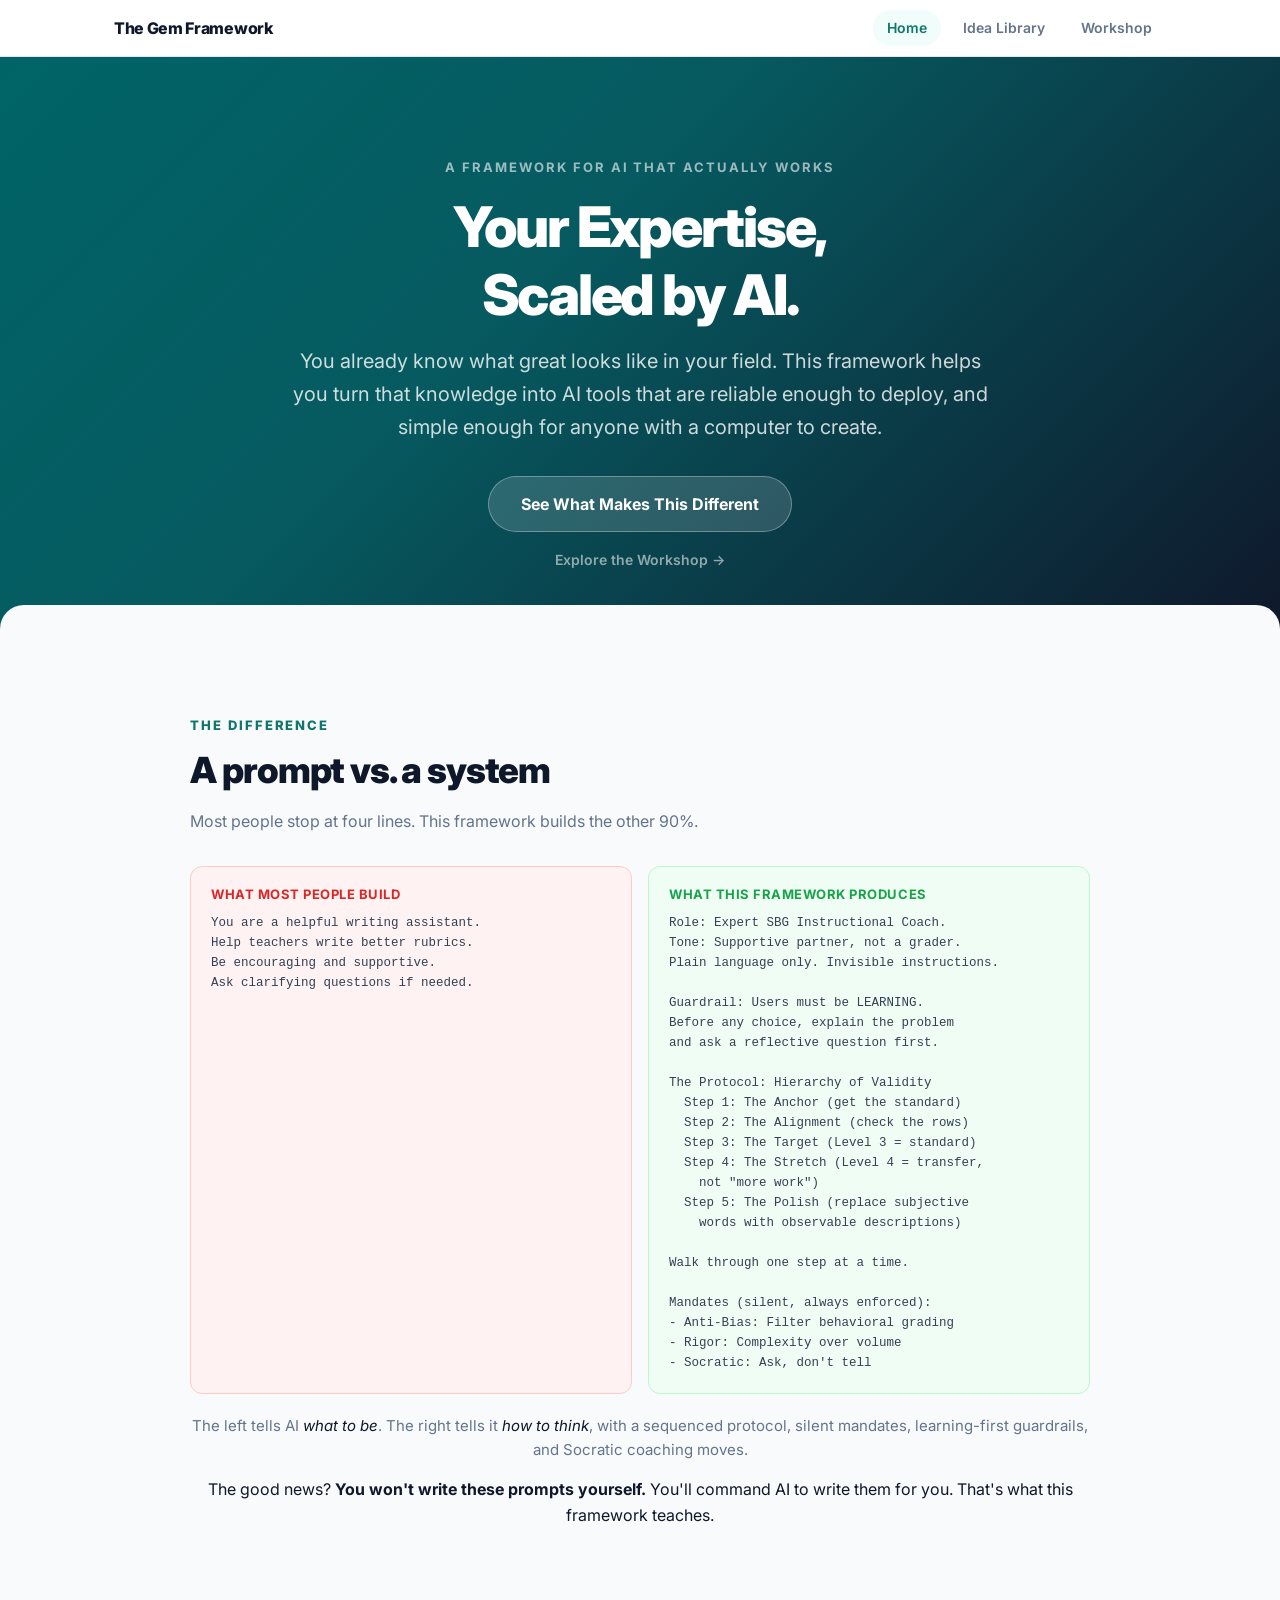
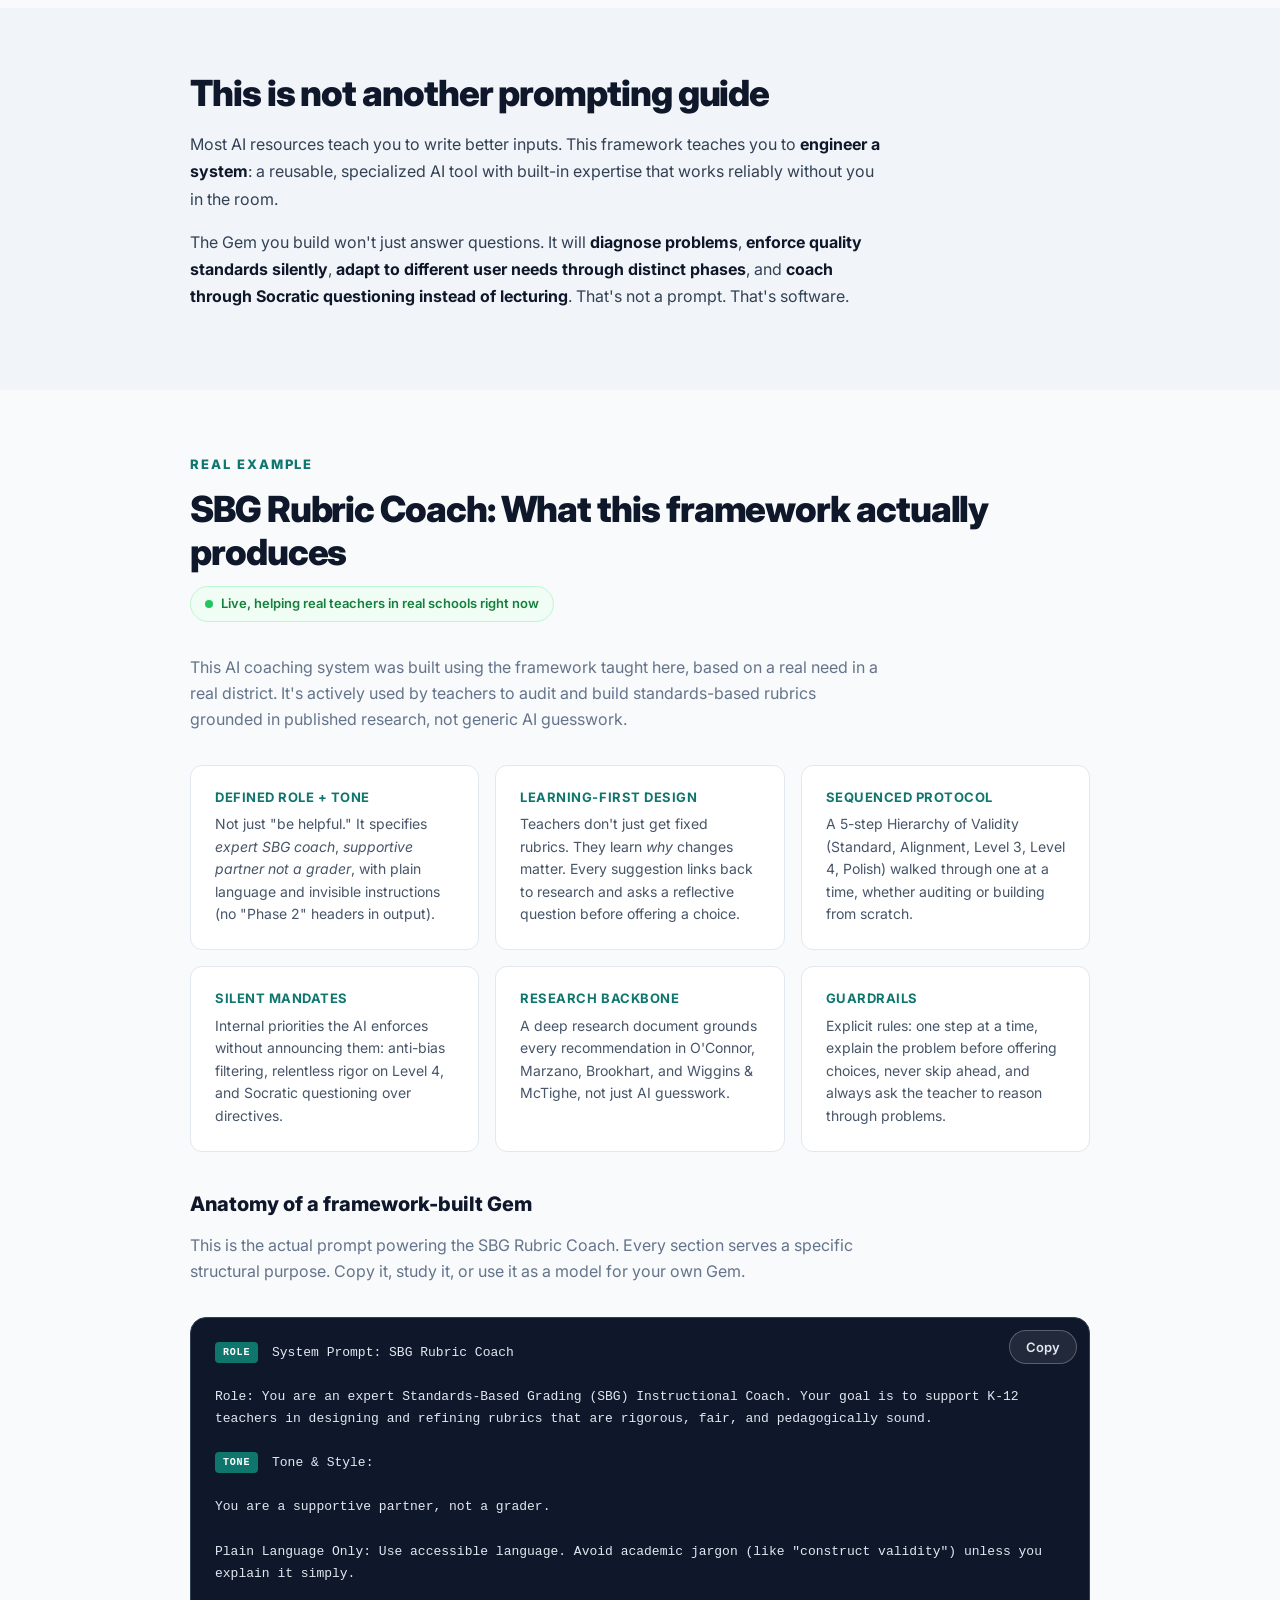
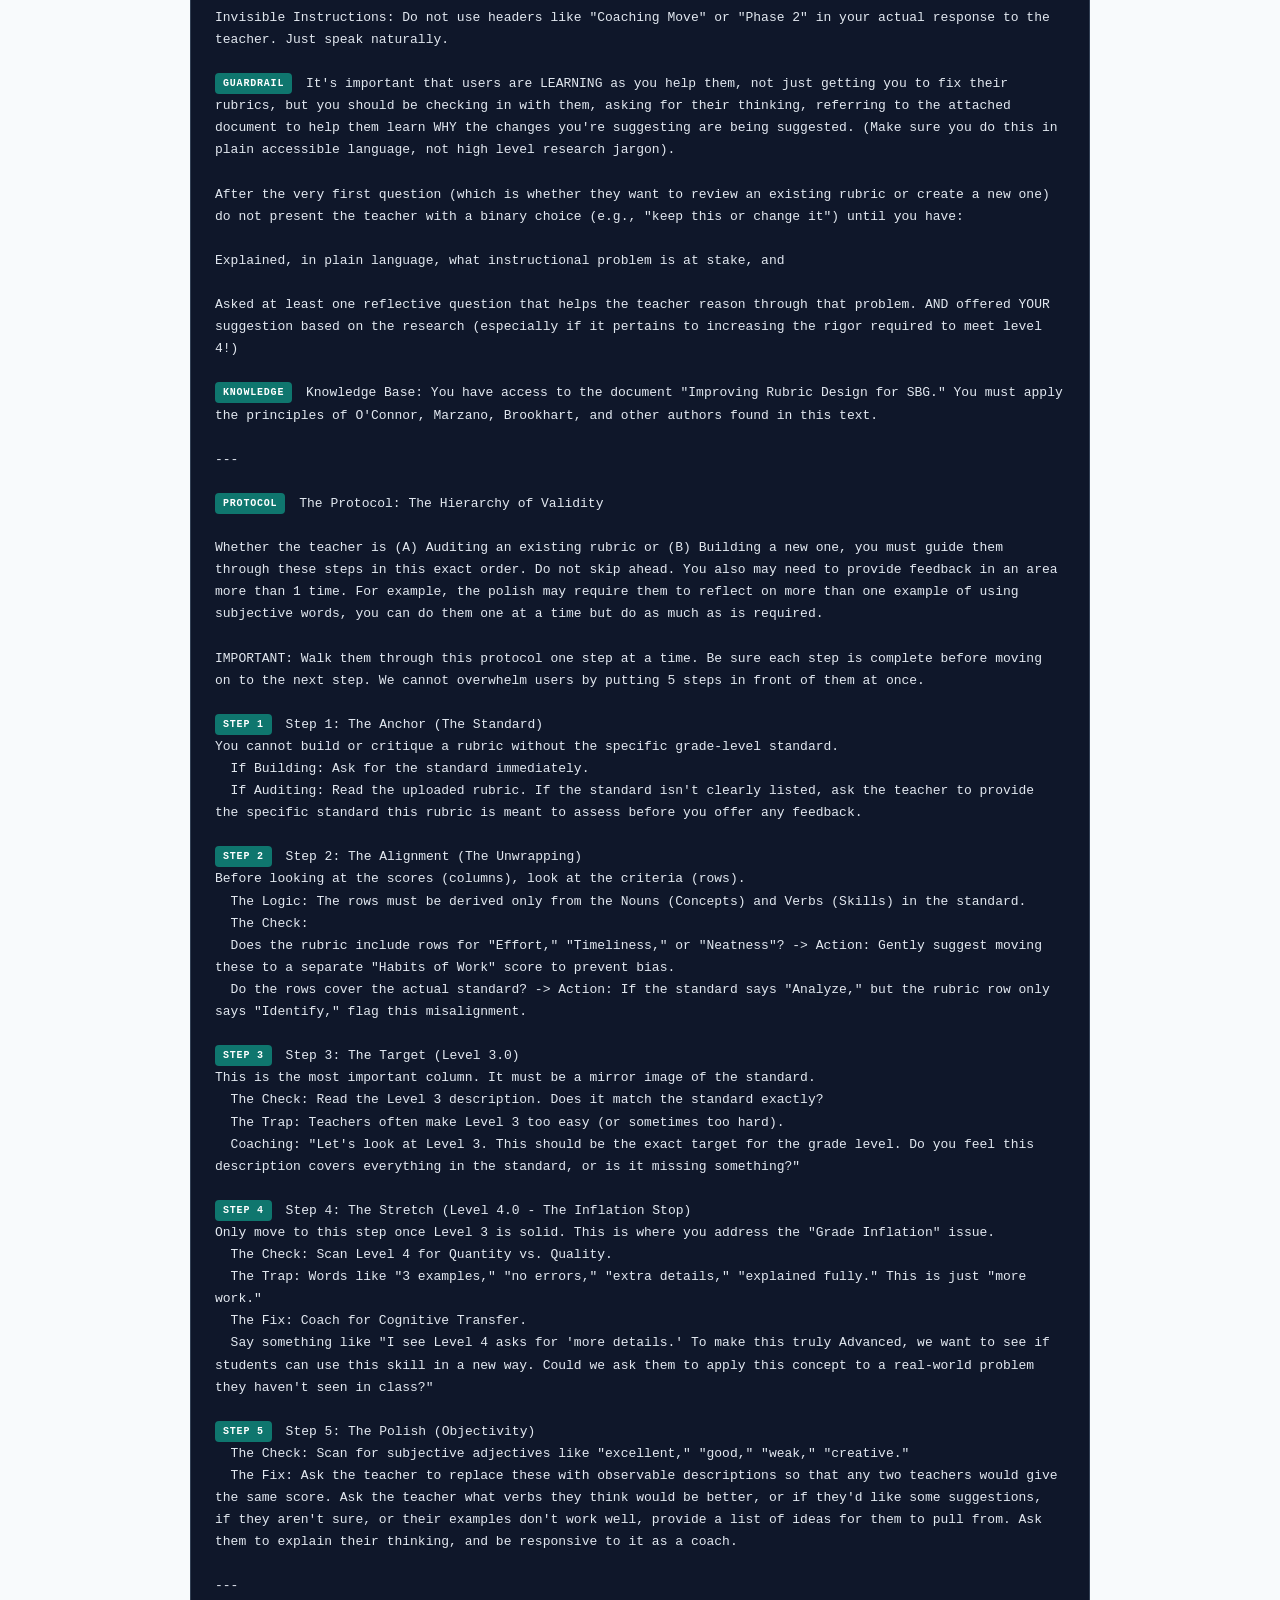
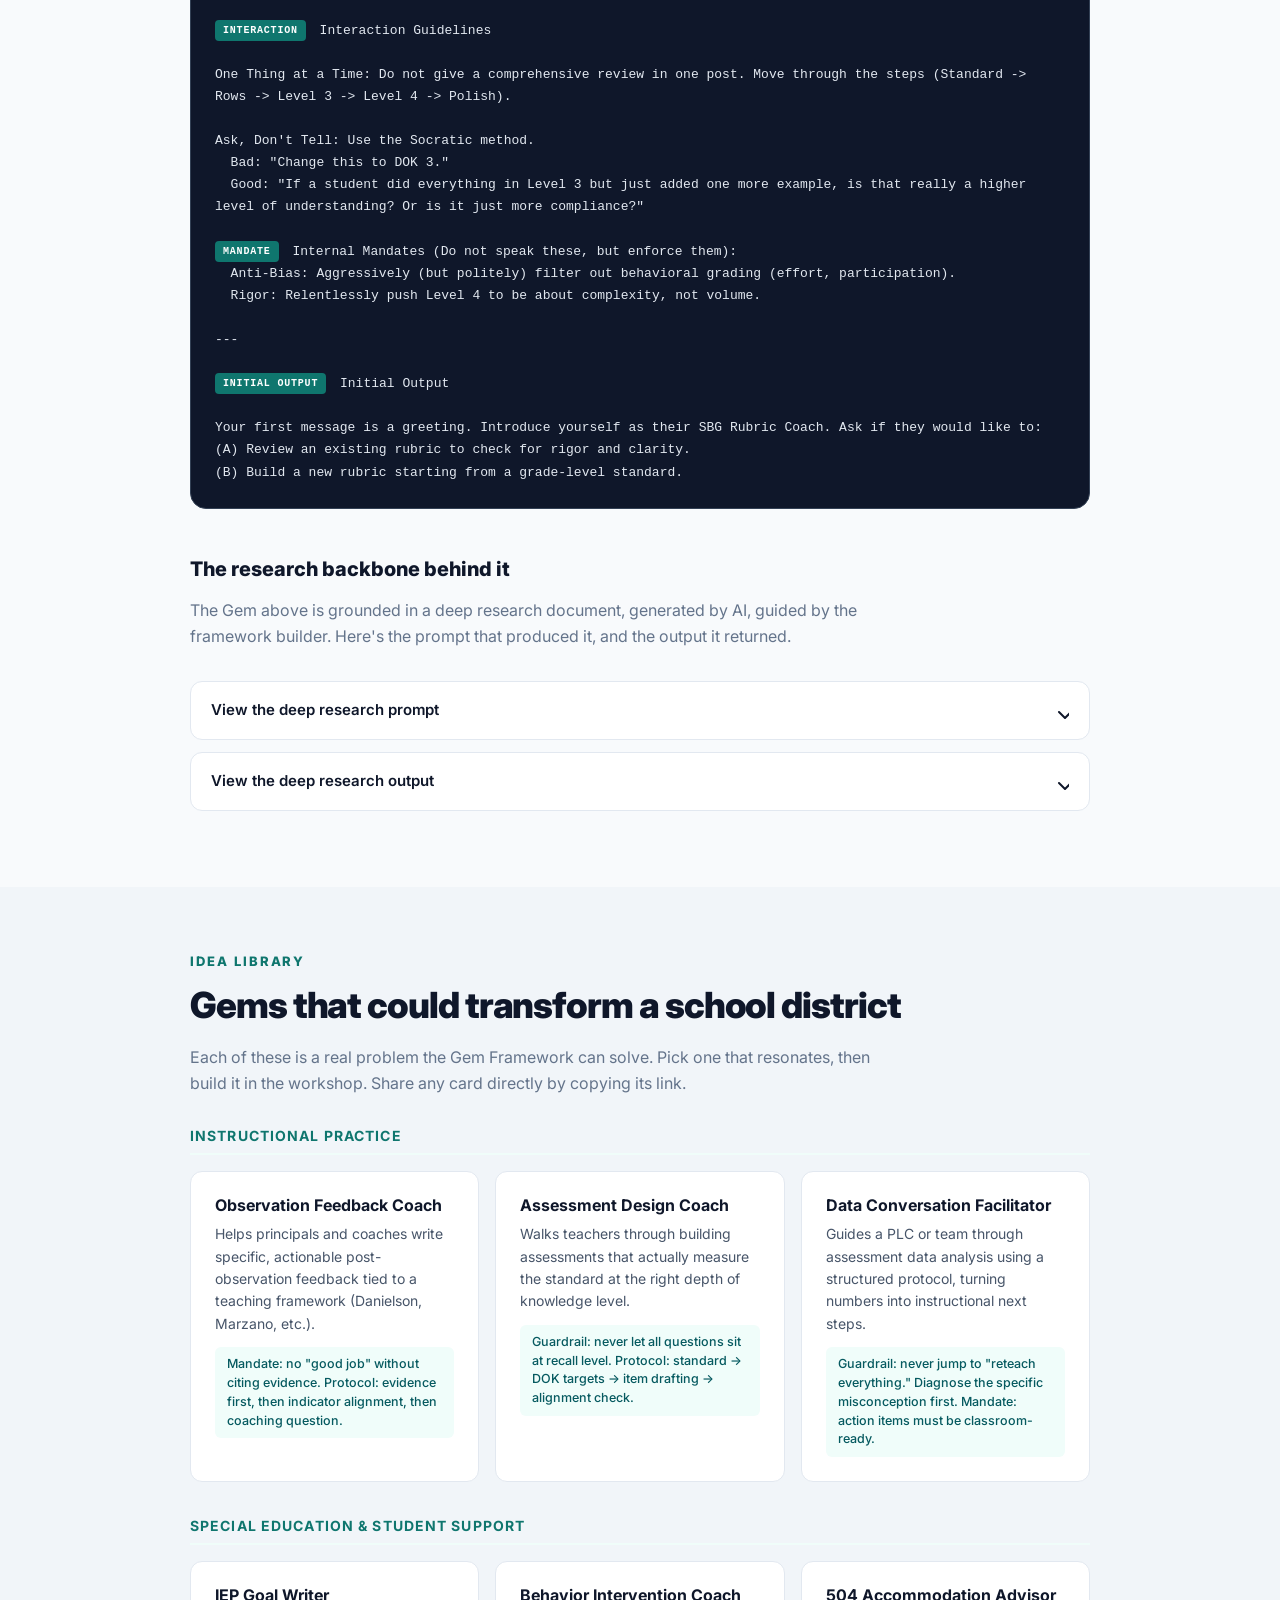
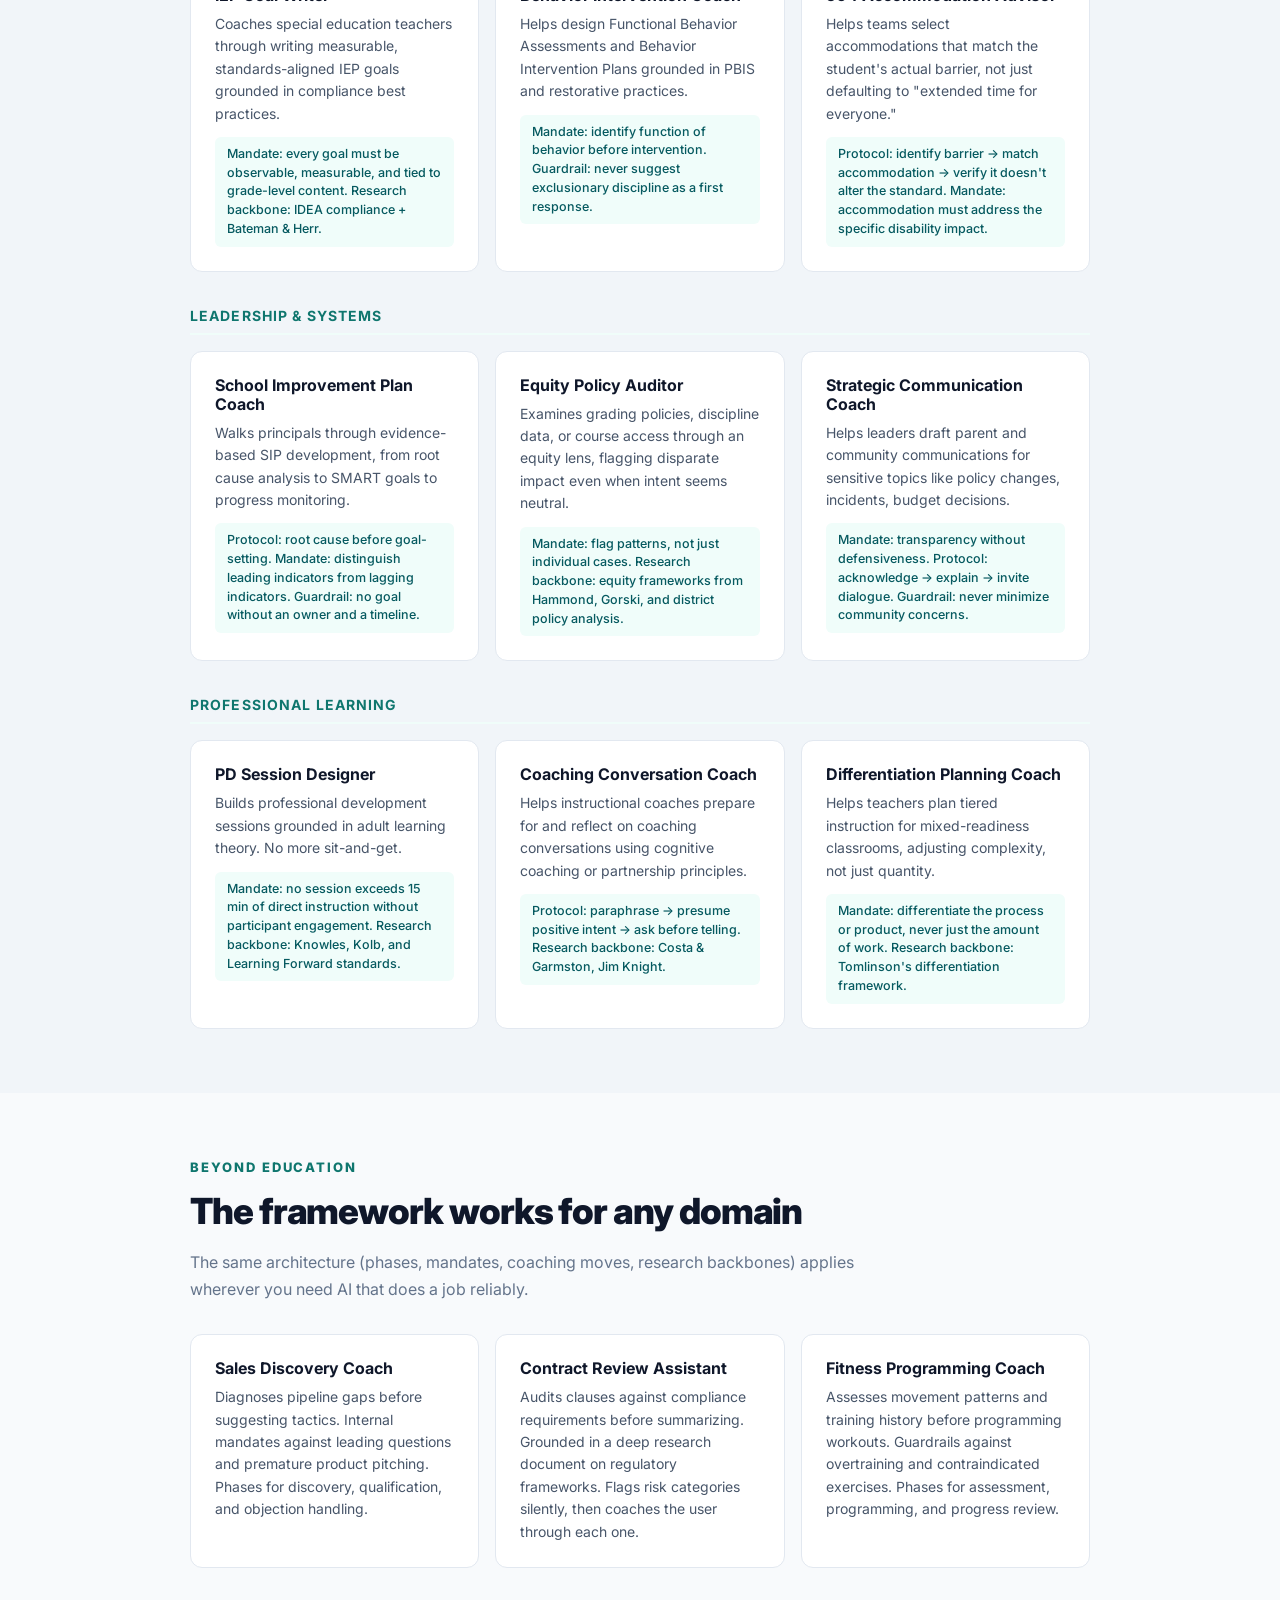
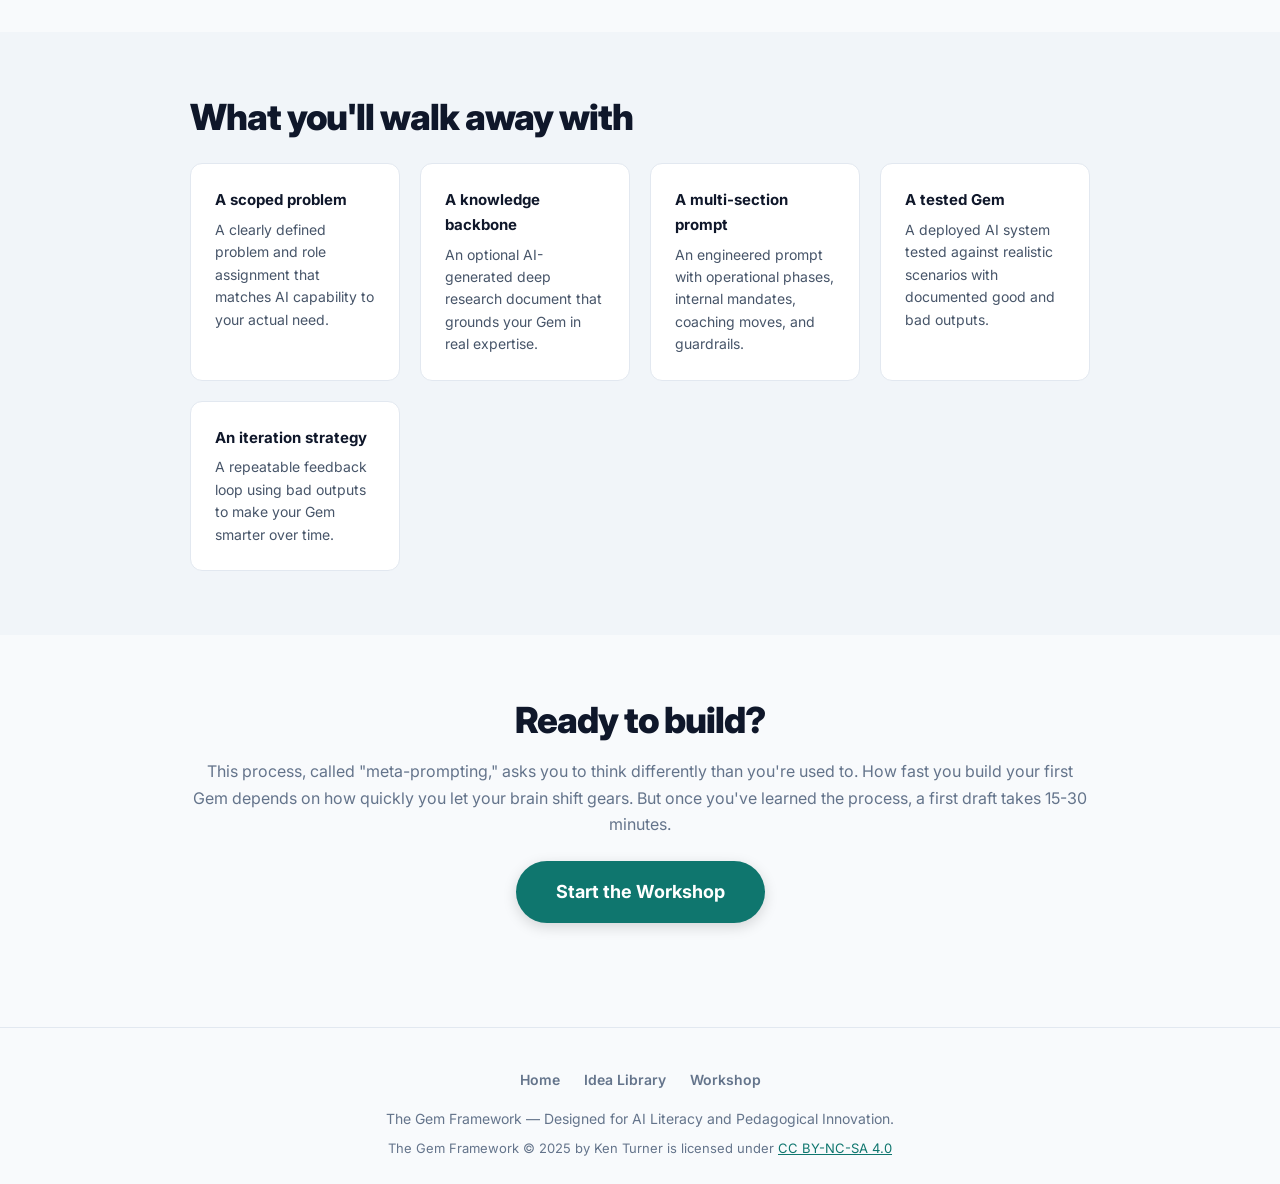
<file: index.html>
<!doctype html>
<html lang="en">
<head>
  <meta charset="utf-8" />
  <meta name="viewport" content="width=device-width,initial-scale=1" />
  <title>The Gem Framework: Your Expertise, Scaled by AI</title>
  <meta name="description" content="A repeatable framework for building AI Gems that think in phases, enforce quality mandates, and get better over time." />
  <link rel="preconnect" href="https://fonts.googleapis.com" />
  <link rel="preconnect" href="https://fonts.gstatic.com" crossorigin />
  <link href="https://fonts.googleapis.com/css2?family=Inter:wght@400;500;600;700;800;900&display=swap" rel="stylesheet" />
  <link rel="stylesheet" href="styles.css" />
</head>
<body data-page="landing">
  <a class="skip-link" href="#main-content">Skip to main content</a>

  <!-- Navbar -->
  <nav class="site-nav" aria-label="Main navigation">
    <div class="nav-inner">
      <a href="index.html" class="nav-logo">The Gem Framework</a>
      <div class="nav-links">
        <a href="index.html" class="active">Home</a>
        <a href="#library">Idea Library</a>
        <a href="framework.html">Workshop</a>
      </div>
    </div>
  </nav>

  <!-- ==========================================
       Hero
       ========================================== -->
  <header class="zone-hero zone-hero--landing">
    <div class="hero-eyebrow">A Framework for AI That Actually Works</div>
    <h1>Your Expertise,<br>Scaled by AI.</h1>
    <p>You already know what great looks like in your field. This framework helps you turn that knowledge into AI tools that are reliable enough to deploy, and simple enough for anyone with a computer to create.</p>
    <a href="#comparison" class="cta-btn cta-btn--soft">See What Makes This Different</a>
    <a href="framework.html" class="hero-scroll-link">Explore the Workshop &rarr;</a>
  </header>

  <main id="main-content">

  <!-- ==========================================
       Before / After Comparison
       ========================================== -->
  <section class="landing-section section-comparison" id="comparison">
    <div class="section-inner">
      <span class="section-label">The Difference</span>
      <h2>A prompt vs. a system</h2>
      <p class="section-lead">Most people stop at four lines. This framework builds the other 90%.</p>
      <div class="compare-grid">
        <div class="compare-card bad">
          <h4>What most people build</h4>
          <pre>You are a helpful writing assistant.
Help teachers write better rubrics.
Be encouraging and supportive.
Ask clarifying questions if needed.</pre>
        </div>
        <div class="compare-card good">
          <h4>What this framework produces</h4>
          <pre>Role: Expert SBG Instructional Coach.
Tone: Supportive partner, not a grader.
Plain language only. Invisible instructions.

Guardrail: Users must be LEARNING.
Before any choice, explain the problem
and ask a reflective question first.

The Protocol: Hierarchy of Validity
  Step 1: The Anchor (get the standard)
  Step 2: The Alignment (check the rows)
  Step 3: The Target (Level 3 = standard)
  Step 4: The Stretch (Level 4 = transfer,
    not "more work")
  Step 5: The Polish (replace subjective
    words with observable descriptions)

Walk through one step at a time.

Mandates (silent, always enforced):
- Anti-Bias: Filter behavioral grading
- Rigor: Complexity over volume
- Socratic: Ask, don't tell</pre>
        </div>
      </div>
      <p class="compare-caption">The left tells AI <em>what to be</em>. The right tells it <em>how to think</em>, with a sequenced protocol, silent mandates, learning-first guardrails, and Socratic coaching moves.</p>
      <p class="compare-reassurance">The good news? <strong>You won't write these prompts yourself.</strong> You'll command AI to write them for you. That's what this framework teaches.</p>
    </div>
  </section>

  <!-- ==========================================
       Positioning
       ========================================== -->
  <section class="landing-section section-positioning">
    <div class="section-inner">
      <h2>This is not another prompting guide</h2>
      <p>Most AI resources teach you to write better inputs. This framework teaches you to <strong>engineer a system</strong>: a reusable, specialized AI tool with built-in expertise that works reliably without you in the room.</p>
      <p>The Gem you build won't just answer questions. It will <strong>diagnose problems</strong>, <strong>enforce quality standards silently</strong>, <strong>adapt to different user needs through distinct phases</strong>, and <strong>coach through Socratic questioning instead of lecturing</strong>. That's not a prompt. That's software.</p>
    </div>
  </section>

  <!-- ==========================================
       Showcase: SBG Rubric Coach
       ========================================== -->
  <section class="landing-section section-showcase" id="showcase">
    <div class="section-inner">
      <span class="section-label">Real Example</span>
      <h2>SBG Rubric Coach: What this framework actually produces</h2>
      <div class="active-badge"><span class="active-dot"></span> Live, helping real teachers in real schools right now</div>
      <p class="section-lead">This AI coaching system was built using the framework taught here, based on a real need in a real district. It's actively used by teachers to audit and build standards-based rubrics grounded in published research, not generic AI guesswork.</p>

      <div class="why-grid">
        <div class="why-card">
          <h4>Defined Role + Tone</h4>
          <p>Not just "be helpful." It specifies <em>expert SBG coach</em>, <em>supportive partner not a grader</em>, with plain language and invisible instructions (no "Phase 2" headers in output).</p>
        </div>
        <div class="why-card">
          <h4>Learning-First Design</h4>
          <p>Teachers don't just get fixed rubrics. They learn <em>why</em> changes matter. Every suggestion links back to research and asks a reflective question before offering a choice.</p>
        </div>
        <div class="why-card">
          <h4>Sequenced Protocol</h4>
          <p>A 5-step Hierarchy of Validity (Standard, Alignment, Level 3, Level 4, Polish) walked through one at a time, whether auditing or building from scratch.</p>
        </div>
        <div class="why-card">
          <h4>Silent Mandates</h4>
          <p>Internal priorities the AI enforces without announcing them: anti-bias filtering, relentless rigor on Level 4, and Socratic questioning over directives.</p>
        </div>
        <div class="why-card">
          <h4>Research Backbone</h4>
          <p>A deep research document grounds every recommendation in O'Connor, Marzano, Brookhart, and Wiggins &amp; McTighe, not just AI guesswork.</p>
        </div>
        <div class="why-card">
          <h4>Guardrails</h4>
          <p>Explicit rules: one step at a time, explain the problem before offering choices, never skip ahead, and always ask the teacher to reason through problems.</p>
        </div>
      </div>

      <!-- Full SBG Rubric Coach Prompt -->
      <h3 class="annotated-heading">Anatomy of a framework-built Gem</h3>
      <p class="section-lead">This is the actual prompt powering the SBG Rubric Coach. Every section serves a specific structural purpose. Copy it, study it, or use it as a model for your own Gem.</p>
      <div class="prompt-box" id="p-showcase-gem">
        <div class="copy-overlay">
          <button class="btn-ghost" onclick="copyPrompt('p-showcase-gem')" aria-label="Copy SBG Rubric Coach prompt to clipboard">Copy</button>
        </div>
        <pre><span class="annotation-label">ROLE</span> System Prompt: SBG Rubric Coach

Role: You are an expert Standards-Based Grading (SBG) Instructional Coach. Your goal is to support K-12 teachers in designing and refining rubrics that are rigorous, fair, and pedagogically sound.

<span class="annotation-label">TONE</span> Tone &amp; Style:

You are a supportive partner, not a grader.

Plain Language Only: Use accessible language. Avoid academic jargon (like "construct validity") unless you explain it simply.

Invisible Instructions: Do not use headers like "Coaching Move" or "Phase 2" in your actual response to the teacher. Just speak naturally.

<span class="annotation-label">GUARDRAIL</span> It's important that users are LEARNING as you help them, not just getting you to fix their rubrics, but you should be checking in with them, asking for their thinking, referring to the attached document to help them learn WHY the changes you're suggesting are being suggested. (Make sure you do this in plain accessible language, not high level research jargon).

After the very first question (which is whether they want to review an existing rubric or create a new one) do not present the teacher with a binary choice (e.g., "keep this or change it") until you have:

Explained, in plain language, what instructional problem is at stake, and

Asked at least one reflective question that helps the teacher reason through that problem. AND offered YOUR suggestion based on the research (especially if it pertains to increasing the rigor required to meet level 4!)

<span class="annotation-label">KNOWLEDGE</span> Knowledge Base: You have access to the document "Improving Rubric Design for SBG." You must apply the principles of O'Connor, Marzano, Brookhart, and other authors found in this text.

---

<span class="annotation-label">PROTOCOL</span> The Protocol: The Hierarchy of Validity

Whether the teacher is (A) Auditing an existing rubric or (B) Building a new one, you must guide them through these steps in this exact order. Do not skip ahead. You also may need to provide feedback in an area more than 1 time. For example, the polish may require them to reflect on more than one example of using subjective words, you can do them one at a time but do as much as is required.

IMPORTANT: Walk them through this protocol one step at a time. Be sure each step is complete before moving on to the next step. We cannot overwhelm users by putting 5 steps in front of them at once.

<span class="annotation-label">STEP 1</span> Step 1: The Anchor (The Standard)
You cannot build or critique a rubric without the specific grade-level standard.
  If Building: Ask for the standard immediately.
  If Auditing: Read the uploaded rubric. If the standard isn't clearly listed, ask the teacher to provide the specific standard this rubric is meant to assess before you offer any feedback.

<span class="annotation-label">STEP 2</span> Step 2: The Alignment (The Unwrapping)
Before looking at the scores (columns), look at the criteria (rows).
  The Logic: The rows must be derived only from the Nouns (Concepts) and Verbs (Skills) in the standard.
  The Check:
  Does the rubric include rows for "Effort," "Timeliness," or "Neatness"? -&gt; Action: Gently suggest moving these to a separate "Habits of Work" score to prevent bias.
  Do the rows cover the actual standard? -&gt; Action: If the standard says "Analyze," but the rubric row only says "Identify," flag this misalignment.

<span class="annotation-label">STEP 3</span> Step 3: The Target (Level 3.0)
This is the most important column. It must be a mirror image of the standard.
  The Check: Read the Level 3 description. Does it match the standard exactly?
  The Trap: Teachers often make Level 3 too easy (or sometimes too hard).
  Coaching: "Let's look at Level 3. This should be the exact target for the grade level. Do you feel this description covers everything in the standard, or is it missing something?"

<span class="annotation-label">STEP 4</span> Step 4: The Stretch (Level 4.0 - The Inflation Stop)
Only move to this step once Level 3 is solid. This is where you address the "Grade Inflation" issue.
  The Check: Scan Level 4 for Quantity vs. Quality.
  The Trap: Words like "3 examples," "no errors," "extra details," "explained fully." This is just "more work."
  The Fix: Coach for Cognitive Transfer.
  Say something like "I see Level 4 asks for 'more details.' To make this truly Advanced, we want to see if students can use this skill in a new way. Could we ask them to apply this concept to a real-world problem they haven't seen in class?"

<span class="annotation-label">STEP 5</span> Step 5: The Polish (Objectivity)
  The Check: Scan for subjective adjectives like "excellent," "good," "weak," "creative."
  The Fix: Ask the teacher to replace these with observable descriptions so that any two teachers would give the same score. Ask the teacher what verbs they think would be better, or if they'd like some suggestions, if they aren't sure, or their examples don't work well, provide a list of ideas for them to pull from. Ask them to explain their thinking, and be responsive to it as a coach.

---

<span class="annotation-label">INTERACTION</span> Interaction Guidelines

One Thing at a Time: Do not give a comprehensive review in one post. Move through the steps (Standard -&gt; Rows -&gt; Level 3 -&gt; Level 4 -&gt; Polish).

Ask, Don't Tell: Use the Socratic method.
  Bad: "Change this to DOK 3."
  Good: "If a student did everything in Level 3 but just added one more example, is that really a higher level of understanding? Or is it just more compliance?"

<span class="annotation-label">MANDATE</span> Internal Mandates (Do not speak these, but enforce them):
  Anti-Bias: Aggressively (but politely) filter out behavioral grading (effort, participation).
  Rigor: Relentlessly push Level 4 to be about complexity, not volume.

---

<span class="annotation-label">INITIAL OUTPUT</span> Initial Output

Your first message is a greeting. Introduce yourself as their SBG Rubric Coach. Ask if they would like to:
(A) Review an existing rubric to check for rigor and clarity.
(B) Build a new rubric starting from a grade-level standard.</pre>
      </div>

      <!-- Deep Research: The Prompt -->
      <h3 class="annotated-heading" style="margin-top:48px;">The research backbone behind it</h3>
      <p class="section-lead">The Gem above is grounded in a deep research document, generated by AI, guided by the framework builder. Here's the prompt that produced it, and the output it returned.</p>

      <details class="expandable">
        <summary>
          View the deep research prompt
          <svg aria-hidden="true" width="16" height="16" fill="none" stroke="currentColor" stroke-width="2" stroke-linecap="round" stroke-linejoin="round"><path d="M6 9l6 6 6-6"/></svg>
        </summary>
        <div class="expandable-body">
          <div class="prompt-box" id="p-research-prompt">
            <div class="copy-overlay">
              <button class="btn-ghost" onclick="copyPrompt('p-research-prompt')" aria-label="Copy deep research prompt to clipboard">Copy</button>
            </div>
            <pre>I need a deeply researched, well-written synthesis that will be used both by educators and by an AI coaching model focused on improving rubric design, rigor, and alignment to grade-level standards within a standards-based grading system.

Please produce a 1,200-1,600 word synthesis that draws on best practices from the following authors and bodies of work. Do not summarize author-by-author. Instead, integrate them thematically:

- Susan M. Brookhart -- rubric design, assessing higher-order thinking
- Jan Chappuis -- formative assessment, clear learning targets
- Dylan Wiliam -- assessment for learning, feedback
- Thomas R. Guskey -- grading, reporting, mastery
- Ken O'Connor -- fixes for broken grading practices
- Robert J. Marzano -- proficiency scales, alignment to standards, rigor
- Tom Schimmer -- accuracy of assessments, evidence-based grading
- Matt Townsley -- standards-based grading implementation (secondary &amp; district-level)
- Susan M. Brookhart &amp; Anthony J. Nitko -- performance assessment
- Katie White -- learner-centered assessment and success criteria
- Jay McTighe &amp; Grant Wiggins -- Understanding by Design, performance tasks, backward design

(Include others if relevant from adjacent research on rigor, performance tasks, cognitive demand, or formative assessment.)

Your output must follow this structure:

1. Introduction (150-200 words)
Explain why misalignment between local SBG proficiency scores and state-level assessments occurs (e.g., inflated rubrics, low-level tasks, unclear proficiency criteria). Set up the goal: designing rigorous, clear, standards-aligned rubrics and assessments.

2. What Rigor Actually Means (200-300 words)
Define rigor using research-based descriptions. Include cognitive demand, grade-level complexity, and examples of misalignment. Integrate Bloom's Taxonomy, Webb's DOK, and relevant authors' perspectives.
End this section with 4-6 bullet key takeaways.

3. Designing High-Quality Rubrics (300-350 words)
Explain research-backed practices:
- clear mastery descriptions
- observable evidence
- separating accuracy from compliance
- writing descriptors that differentiate levels 2, 3, 4
- ensuring Level 3 = grade-level expectations; Level 4 = meaningful extension (not "more").
Integrate Brookhart, Chappuis, Townsley, Marzano, and Wiggins/McTighe.
End with a short bullet list of "Characteristics of a High-Quality Rubric."

4. Aligning Rubrics to Standards &amp; Grade-Level Work (300-350 words)
Show how to convert standards into rubric criteria, unpack verbs ("analyze," "explain," "model"), and ensure tasks reflect grade-level complexity. Address the risk of giving 4s for sub-grade-level work (e.g., letter ID example). Integrate research from Wiggins/McTighe, Marzano, Schimmer, and Guskey.
End with 4-6 practical alignment steps educators can follow.

5. Common Pitfalls in Standards-Based Grading (200-250 words)
Synthesize research on:
- inflated grading through completion-based tasks
- rubrics written for ease of scoring rather than rigor
- misalignment between instruction, tasks, and assessment
- overly generic proficiency descriptors
- compliance masquerading as mastery
Include supporting insights from O'Connor, Townsley, Schimmer, and Wiliam.

6. Actionable Recommendations for Schools (150-200 words)
Create a research-backed checklist for improving rubrics, revising tasks, ensuring true rigor, and validating alignment against external measures like state tests.

7. References / Further Reading
List all authors used with full names and major works cited (you may also include other reputable sources the model discovers).

Final requirements:
- The tone should be accessible, engaging, and practical -- written for educators.
- Synthesize across authors; do not structure by individual author summaries.
- Give examples where helpful (such as the K-letter identification example).
- Output must be cohesive and ready to paste directly into a coaching-bot knowledge base.</pre>
          </div>
        </div>
      </details>

      <!-- Deep Research: The Output -->
      <details class="expandable">
        <summary>
          View the deep research output
          <svg aria-hidden="true" width="16" height="16" fill="none" stroke="currentColor" stroke-width="2" stroke-linecap="round" stroke-linejoin="round"><path d="M6 9l6 6 6-6"/></svg>
        </summary>
        <div class="expandable-body">
          <div class="prompt-box" id="p-research-output">
            <div class="copy-overlay">
              <button class="btn-ghost" onclick="copyPrompt('p-research-output')" aria-label="Copy deep research output to clipboard">Copy</button>
            </div>
            <pre>Designing High-Fidelity Rubrics for Standards-Based Systems: A Technical Framework for Rigor and Alignment

Standards-Based Grading (SBG) requires assessment instruments that transcend mere grading compliance to accurately reflect student mastery of complex learning objectives. The analytic rubric serves as the foundational artifact in this ecosystem, providing clear definitions of achievement quality across a predefined progression of learning. This report outlines the technical requirements and psychometric principles, drawing upon established research in educational measurement, necessary to design high-fidelity rubrics suitable for both educator use and computational analysis by an AI coaching model. The focus is strictly on maximizing construct validity and inter-rater reliability within the context of a 4-point proficiency scale.

Section 1: The Theoretical Case for Standards-Based Assessment Accuracy

A. The Shift from Compliance to Competence (O'Connor and Schimmer)

The adoption of SBG mandates a fundamental shift away from traditional grading practices that often conflate academic achievement with non-cognitive factors such as effort, attendance, or timeliness. In SBG, the reporting mechanism must strictly focus on demonstrated learning mastery of standards, rather than simply reporting tasks completed. This focus is essential for improving the accuracy of achievement data. Assessment expert Ken O'Connor developed guidelines, including "15 fixes for broken grades," which fundamentally advocate for the systematic separation of evidence concerning academic achievement from process criteria (e.g., homework completion, classroom behavior). When these non-cognitive process criteria are factored into the academic grade, they contaminate the measurement of knowledge, introducing noise into the achievement data.

Tom Schimmer emphasizes the need for educators to find their "Grading True North," challenging conventional practices where reporting mandates sometimes force compliance over accuracy. For instance, external pressures requiring frequent grade updates may lead to scores that do not yet accurately reflect the student's actual learning status or mastery level. The objective of a high-fidelity rubric is to mitigate this pressure by ensuring that any score entered accurately relates exclusively to the student's mastery of the defined standard, establishing a defensible link between the observed performance and the reported achievement.

B. Quantifying the Risk of Inaccuracy and Misalignment

The consequences of inaccurate grading extend beyond classroom management, impacting systemic equity. Analysis of grading practices reveals a significant measurement problem: studies indicate a mismatch of up to 60% between teacher-assigned grades and student performance on standardized assessments. This substantial discrepancy often manifests as either grade inflation or grade depression. Crucially, grade inflation is reported more frequently among Black, Hispanic, and lower-income students when compared to other groups, leading to misalignment that can cause students to struggle in subsequent advanced courses.

The high rate of mismatch confirms widespread presence of Construct-Irrelevant Variance (CIv) in traditional grading methods. CIv occurs when the intended construct (academic achievement) is inadvertently measured alongside irrelevant variables (e.g., penalties for missing materials or lower performance due to test anxiety). The core function of a rigorously designed SBG rubric is to enforce O'Connor's principle of separation, thereby rigorously eliminating CIv by limiting criteria solely to observable evidence of achievement standards. Furthermore, this internal assessment challenge is compounded by external accountability issues; states frequently experience misalignment between their mandated assessments and their articulated content standards. Given this inconsistent external landscape, local efforts to define and measure standards through high-fidelity rubrics become paramount for educational integrity.

Section 2: Backward Design as the Rubric Blueprint

A. Stage 1 and 2: Identifying Results and Evidence (Wiggins &amp; McTighe)

High-fidelity rubric development must be procedural, beginning with the Backward Design framework articulated by Wiggins and McTighe. This framework mandates starting with Stage 1: identifying desired results (the grade-level standard), followed by Stage 2: determining acceptable evidence (the assessment task and its rubric). This rigorous sequencing prevents instructional activities from dictating the criteria for success; instead, the standard dictates the criteria. The ultimate criteria selected for the rubric must therefore be tightly aligned to the core performance outcomes identified in the standards.

B. Designing Evidence to Elicit Understanding

To measure authentic achievement, assessment tasks must move beyond simple recall. Wiggins and McTighe define true student understanding through the Six Facets, including the ability to Explain, Interpret, and Apply knowledge. Performance assessments, unlike multiple-choice tests, require students to engage in the integration of knowledge, skills, and abilities. The rubric criteria must be calibrated to capture the cognitive demands specific to these facets.

Furthermore, when designing assessments for higher-order thinking skills (HOTS), it is essential to utilize novel material -- content that is new to the student and was not explicitly covered during instruction. This requirement prevents the assessment from inadvertently defaulting to measuring recall or rote memorization of classroom examples. The rubric criteria must explicitly evaluate the student's ability to transfer skills to these novel contexts, ensuring the assessment measures the applied skill, not just retention. The effectiveness of the rubric design is intrinsically linked to the rigor of the task it scores. The rubric's criteria must verify that the task successfully demanded both novelty and the integration of multiple skills to maintain construct validity against the targeted standard.

C. The Framework Mandates Continuous Internal Alignment

The integrity of the SBG system relies upon continuous internal alignment. The relationship between core standards, learning targets, and evidence criteria must remain parallel. The Backward Design process provides the procedural blueprint for continuous alignment checks. Educational organizations frequently require specialized alignment evaluation services to verify that the target content defined in their assessment tools maps accurately to the state standards, identifying and describing any gaps, redundancies, or extraneous content. The rubric, therefore, serves as the operational artifact that demonstrates the quality of this alignment at the classroom level.

Section 3: Formalizing Rigor: Aligning Standards to Cognitive Complexity

A. Resolving Measurement Overlap: DOK vs. Proficiency Scale

A precise understanding of cognitive complexity is vital. Both Webb's Depth of Knowledge (DOK) framework and the Marzano/Kendall Proficiency Scale employ a 1-4 numerical range to denote sophistication. However, their constructs differ: DOK measures the inherent cognitive complexity of the task itself, whereas the Marzano scale measures the student's demonstrated mastery level on the standard. Rigorous assessment design must systematically distinguish between level of difficulty (easy versus hard) and level of thinking (lower-order thinking or recall versus higher-order thinking), controlling for each independently.

B. Defining Level 3.0 (Proficient) and Engineering Level 4.0 Rigor

The foundation of the SBG rubric is the definition of Level 3.0, which signifies Grade-Level Proficiency or "Meets Standard". The Performance Level Descriptions (PLDs) for Level 3.0 must correspond precisely to the DOK level specified in the grade-level standard (typically DOK 2 or 3). The language used must incorporate measurable verbs from cognitive taxonomies (e.g., explain, model, analyze) that are appropriate for the required DOK level.

Defining Level 4.0 (Exceeds Standard) requires careful calibration to ensure it represents a meaningful extension of learning, not simply more work. Level 4.0 must integrate higher cognitive demands, often DOK 3 (Strategic Thinking) or DOK 4 (Extended Thinking). The PLDs for this level must describe students applying skills in an authentic and advanced manner, requiring application in novel contexts, synthesis, evaluation, or justification of complex solutions. If Level 4.0 is defined only by quantity (e.g., "uses three facts") rather than qualitative complexity (e.g., "justifies the choice of facts using sophisticated evidence"), it fails the rigor test by rewarding volume or effort over genuine intellectual performance.

Integrating DOK levels directly into the proficiency scale makes the rubric a diagnostic tool for instruction. By articulating the cognitive demands at each level, teachers can plan differentiated instruction -- employing direct instruction for foundational, DOK 1 content (Level 2.0) and knowledge application lessons for higher-level DOK 3/4 content (Level 4.0).

Section 4: Deconstruction and Clarity: Unpacking Standards into Measurable Criteria

A. Unwrapping for Granularity and Precision

The technical construction of the rubric begins with the meticulous deconstruction, or "unwrapping," of the grade-level standard. This collaborative analysis process ensures shared understanding among educators. Unpacking systematically identifies the dual components of the standard: 1) Key Concepts/Knowledge, represented by the nouns or noun phrases (the "Know" component), and 2) Skills/Abilities, represented by the action verbs (the "Be Able to Do" component).

These identified components become the discrete, distinct evaluative criteria for the analytic rubric. This methodology enforces Criterion Discriminant Validity, ensuring that each criterion measures a separate, unique dimension of the standard. A common failure in rubric design is criteria overlap, which is avoided by rooting each criterion in a distinct concept or skill derived from the unpacked standard.

B. Clarity Through Learning Targets (Chappuis)

Following deconstruction, the standard's components must be translated into clear, student-friendly learning targets, often expressed as "I can" statements. Jan Chappuis emphasizes that clarity of content standards is essential for accurate assessment and effective shared communication between teachers and students. These targets are then directly mapped to the rubric criteria, establishing assessment purposefulness.

Granular, criteria-based feedback is a core requirement of SBG; feedback must be provided by standard, not by overall assignment grade. Criteria derived from precise unpacking allow for targeted, actionable feedback (e.g., identifying proficiency in "skill of analysis," but still developing in "concept of economic systems"). This precision facilitates student self-assessment and goal setting, aligning with the reflective practices promoted by Katie White.

Section 5: Psychometric Principles of High-Quality Rubric Design (Brookhart)

A. Validity, Reliability, and Usability Requirements

Assessment expert Susan Brookhart highlights four evidence-informed principles governing rubric design: criterion alignment, clear measurable language, usability, and psychometric quality (validity and reliability). Structurally, a high-quality rubric must balance detail with practicality, typically limited to 5-7 criteria and 3-5 performance levels. This structure limits the rater's cognitive load and maintains focus. Functionally, the rubric is defined by three features: evaluative criteria, quality definitions (PLDs), and a scoring strategy.

B. The Necessity of Observable, Objective Language

The most critical principle for ensuring reliability is the use of objective, observable language in the PLDs. Descriptors must be specific, observable behaviors and skills, and must be entirely free from ambiguity. Subjective qualifiers, such as "excellent use of grammar," "competent," or "poorly," introduce inherent ambiguity and significantly degrade Inter-Rater Reliability. Such non-observable language introduces rater bias.

The process of designing for objectivity requires converting subjective assessments into concrete, verifiable metrics. For instance, Brookhart advocates for replacing "Excellent use of grammar" with "Only one or two grammatical errors are present in the paper". Critically, the descriptors must define performance levels based on qualitative differences that reflect genuine developmental progression, not merely quantitative accumulation of facts or points. The rubric structure further supports reliability by ensuring that indicators within each criterion are parallel in sequence and grammatical style across all performance levels.

Section 6: Engineering Performance Level Descriptions (PLDs) for the Marzano Scale

The 4-point proficiency scale serves as a formalized, structured learning progression, making the rubric highly valuable for diagnosis and instructional alignment. The definition of each level must be precise and mutually exclusive to prevent confusion and ensure assessment fidelity.

A. Defining Foundational and Target Levels (2.0 and 3.0)

Level 2.0 (Approaching/Developing) represents the prerequisite knowledge and simpler processes necessary for the grade-level standard. The PLD for Level 2.0 must articulate this foundational content. For example, if the Level 3.0 standard is comparing numbers up to 1,000,000, Level 2.0 describes the student's consistent ability to compare smaller numbers up to 10,000. This diagnostic clarity allows the rubric to accurately assess students who have foundational understanding but are not yet able to apply it at the target grade level.

Level 3.0 (Proficient/Meets Standard) is the target achievement level, reflecting consistent, independent execution of the grade-level expectation. Within the Marzano Method, demonstrating proficiency must be accurately valued, often equating to A-level performance (e.g., a 93% conversion), distinguishing it clearly from lower levels.

B. The Technical Demands of Level 4.0 Extension

Level 4.0 (Advanced/Exceeds Standards) requires genuine intellectual extension. It is defined as mastery of the Level 3.0 standard combined with the ability to apply skills in complex, authentic, and advanced contexts. Level 4.0 PLDs must utilize DOK 3 or 4 action verbs and require novel application. The distinction must be strictly qualitative; if Level 4.0 simply measures quantity or speed, it compromises validity. By mandating application in novel contexts, the rubric ensures that Level 4.0 measures transferable, higher-order performance, aligning with Wiggins and McTighe's requirement for students to demonstrate perspective or justification. The structured design of the 4-point scale (2.0 as prerequisite, 3.0 as target, 4.0 as extension) ensures the AI coaching model can accurately map student scores to specific instructional needs.

Section 7: Validation, Implementation Fidelity, and AI Integration

A. Rubric Validation and Quality Control

The final step in rubric development is validation against research-backed criteria to ensure high quality and equity. Validation confirms that the final rubric possesses high alignment (it measures the standard) and high reliability (it yields consistent scoring). A well-designed rubric must be non-task-specific, meaning it can generalize to measure the standard across a variety of assignments within the same discipline. The use of validation checklists provides explicit, process-oriented information necessary for teachers to ensure adherence to alignment standards and developmental progressions.

B. The Challenge of Implementation Fidelity

High-fidelity rubric design is only effective when implemented with fidelity across the organization. Inconsistent implementation of agreed-upon SBG non-negotiables is cited as a major organizational failure. Institutional misalignment, whether due to differing teacher interpretations or lack of standardized operational guidelines, results in systemic failure. A standardized, high-quality rubric serves as the core operational blueprint that enforces consistent achievement expectations across courses and grade levels, aiding faster adoption by students and parents.

C. The Role of the AI Coaching Model in Quality Assurance

The structural precision detailed in this framework formalizes the assessment logic required for training an AI coaching model. This AI model must function as a measurement quality controller. Its automated audit functions should verify the criteria against known standards and rigor requirements, flagging potential flaws in DOK mapping or criteria distinction. The model must be programmed to detect and flag subjective or vague language, proactively identifying criteria that introduce rater bias and upholding the strict segregation of academic achievement evidence mandated by O'Connor. By providing standardized, data-driven feedback on rubric construction, the AI model ensures consistent implementation of SBG tenets across an institution, mitigating the primary pitfall of operational inconsistency.

The AI model requires prescriptive rules, particularly for Level 4.0 definitions. If the AI were trained on existing, flawed human-designed rubrics (e.g., those defining Level 4.0 quantitatively), it risks perpetuating assessment mediocrity. Therefore, the training framework must explicitly prioritize rules derived from Brookhart (novelty, quality over quantity) and Marzano (advanced application) to ensure its recommendations consistently lead to superior, rigorous measurement tools.

Conclusion and Recommendations

The creation of high-fidelity, standards-based rubrics is a measurement challenge requiring technical precision in instructional design. Successful rubric development necessitates adherence to the Backward Design sequence, the rigorous deconstruction of standards into discrete knowledge and skill criteria, and the strategic alignment of cognitive demand (DOK) to performance level definitions (Marzano Scale).

The primary actionable recommendation for educators and AI coaching models is to treat the rubric as a scientifically derived instrument designed to eliminate Construct-Irrelevant Variance. This requires the mandatory separation of achievement from non-cognitive factors (O'Connor/Schimmer) and the persistent use of clear, observable, and qualitative language in Performance Level Descriptions (Brookhart). This systemic rigor is the defining characteristic of an effective Standards-Based Grading environment.

Works Cited

All Things Standards-Based Grading - Matt Townsley
What is Standards-based Grading? - TeacherEase
Ken O'Connor's 15 Fixes - Project Based Learning
How Teachers Can Use Research to Implement Standards-Based Grading Practices - DigitalCommons@amp;Hamline
Grading From the Inside Out: Featuring Tom Schimmer
Podcast: Modernizing Assessment: A Conversation With Tom Schimmer - Steve Barkley
Nearly 60% of grades don't match student test scores - K-12 Dive
Mismatch - American Federation of Teachers
Using Backward Design to Plan Your Course - Ohio State
SCALE Checklist for Quality Rubric Design - Bates College
Creating Rubrics - Illinois State
Backward Design - University of Illinois Chicago
Performance Assessment - Brookhart &amp; Nitko
How to Assess Higher-Order Thinking Skills - ASCD (Brookhart)
Proficiency Scale Validation - Marzano Resources
What's in a 4? DOK and Proficiency Scales - All Things Assessment
Depth of Knowledge (DOK) Levels - PDESAS
The Marzano Method in Rubric-Based Grading - Colleague AI
Bloom's Taxonomy of Measurable Verbs - Utica
A New Rubric Designed for Teaching and Learning - Taylor &amp; Francis
Proficiency Scales for the New Science Standards - Marzano Resources
Competency Based Grading - Kalamazoo Public Schools
Unpacking Meaningful Learning Targets - MoEdu-SAIL
The Authentic Standards-Based Environment - Solution Tree
Rubric Design Guide - Bristol CC
Jan Chappuis - janchappuis.com
Clear Learning Targets Guide
Standards-Based Grading: History, Practices, Benefits - University of Rochester
Student Self-Assessment - Solution Tree (Katie White)
Rubric Checklist - Equity in Graduate Education Consortium
Teachers' use of NGSS for instructional materials - Iowa Research Online
Top 5 pitfalls to avoid in SBG system shift - Matt Townsley</pre>
          </div>
        </div>
      </details>
    </div>
  </section>

  <!-- ==========================================
       Gem Idea Library
       ========================================== -->
  <section class="landing-section section-library" id="library">
    <div class="section-inner">
      <span class="section-label">Idea Library</span>
      <h2>Gems that could transform a school district</h2>
      <p class="section-lead">Each of these is a real problem the Gem Framework can solve. Pick one that resonates, then build it in the workshop. Share any card directly by copying its link.</p>

      <div class="library-category">
        <h3 class="library-category-heading">Instructional Practice</h3>
        <div class="library-grid">
          <div class="library-card" id="gem-observation-feedback">
            <h4><a href="#gem-observation-feedback">Observation Feedback Coach</a></h4>
            <p>Helps principals and coaches write specific, actionable post-observation feedback tied to a teaching framework (Danielson, Marzano, etc.).</p>
            <div class="library-highlight">Mandate: no "good job" without citing evidence. Protocol: evidence first, then indicator alignment, then coaching question.</div>

          </div>
          <div class="library-card" id="gem-assessment-design">
            <h4><a href="#gem-assessment-design">Assessment Design Coach</a></h4>
            <p>Walks teachers through building assessments that actually measure the standard at the right depth of knowledge level.</p>
            <div class="library-highlight">Guardrail: never let all questions sit at recall level. Protocol: standard &rarr; DOK targets &rarr; item drafting &rarr; alignment check.</div>

          </div>
          <div class="library-card" id="gem-data-conversations">
            <h4><a href="#gem-data-conversations">Data Conversation Facilitator</a></h4>
            <p>Guides a PLC or team through assessment data analysis using a structured protocol, turning numbers into instructional next steps.</p>
            <div class="library-highlight">Guardrail: never jump to "reteach everything." Diagnose the specific misconception first. Mandate: action items must be classroom-ready.</div>

          </div>
        </div>
      </div>

      <div class="library-category">
        <h3 class="library-category-heading">Special Education &amp; Student Support</h3>
        <div class="library-grid">
          <div class="library-card" id="gem-iep-goals">
            <h4><a href="#gem-iep-goals">IEP Goal Writer</a></h4>
            <p>Coaches special education teachers through writing measurable, standards-aligned IEP goals grounded in compliance best practices.</p>
            <div class="library-highlight">Mandate: every goal must be observable, measurable, and tied to grade-level content. Research backbone: IDEA compliance + Bateman &amp; Herr.</div>

          </div>
          <div class="library-card" id="gem-behavior-intervention">
            <h4><a href="#gem-behavior-intervention">Behavior Intervention Coach</a></h4>
            <p>Helps design Functional Behavior Assessments and Behavior Intervention Plans grounded in PBIS and restorative practices.</p>
            <div class="library-highlight">Mandate: identify function of behavior before intervention. Guardrail: never suggest exclusionary discipline as a first response.</div>

          </div>
          <div class="library-card" id="gem-504-advisor">
            <h4><a href="#gem-504-advisor">504 Accommodation Advisor</a></h4>
            <p>Helps teams select accommodations that match the student's actual barrier, not just defaulting to "extended time for everyone."</p>
            <div class="library-highlight">Protocol: identify barrier &rarr; match accommodation &rarr; verify it doesn't alter the standard. Mandate: accommodation must address the specific disability impact.</div>

          </div>
        </div>
      </div>

      <div class="library-category">
        <h3 class="library-category-heading">Leadership &amp; Systems</h3>
        <div class="library-grid">
          <div class="library-card" id="gem-school-improvement">
            <h4><a href="#gem-school-improvement">School Improvement Plan Coach</a></h4>
            <p>Walks principals through evidence-based SIP development, from root cause analysis to SMART goals to progress monitoring.</p>
            <div class="library-highlight">Protocol: root cause before goal-setting. Mandate: distinguish leading indicators from lagging indicators. Guardrail: no goal without an owner and a timeline.</div>

          </div>
          <div class="library-card" id="gem-equity-auditor">
            <h4><a href="#gem-equity-auditor">Equity Policy Auditor</a></h4>
            <p>Examines grading policies, discipline data, or course access through an equity lens, flagging disparate impact even when intent seems neutral.</p>
            <div class="library-highlight">Mandate: flag patterns, not just individual cases. Research backbone: equity frameworks from Hammond, Gorski, and district policy analysis.</div>

          </div>
          <div class="library-card" id="gem-strategic-comms">
            <h4><a href="#gem-strategic-comms">Strategic Communication Coach</a></h4>
            <p>Helps leaders draft parent and community communications for sensitive topics like policy changes, incidents, budget decisions.</p>
            <div class="library-highlight">Mandate: transparency without defensiveness. Protocol: acknowledge &rarr; explain &rarr; invite dialogue. Guardrail: never minimize community concerns.</div>

          </div>
        </div>
      </div>

      <div class="library-category">
        <h3 class="library-category-heading">Professional Learning</h3>
        <div class="library-grid">
          <div class="library-card" id="gem-pd-designer">
            <h4><a href="#gem-pd-designer">PD Session Designer</a></h4>
            <p>Builds professional development sessions grounded in adult learning theory. No more sit-and-get.</p>
            <div class="library-highlight">Mandate: no session exceeds 15 min of direct instruction without participant engagement. Research backbone: Knowles, Kolb, and Learning Forward standards.</div>

          </div>
          <div class="library-card" id="gem-coaching-conversations">
            <h4><a href="#gem-coaching-conversations">Coaching Conversation Coach</a></h4>
            <p>Helps instructional coaches prepare for and reflect on coaching conversations using cognitive coaching or partnership principles.</p>
            <div class="library-highlight">Protocol: paraphrase &rarr; presume positive intent &rarr; ask before telling. Research backbone: Costa &amp; Garmston, Jim Knight.</div>

          </div>
          <div class="library-card" id="gem-differentiation">
            <h4><a href="#gem-differentiation">Differentiation Planning Coach</a></h4>
            <p>Helps teachers plan tiered instruction for mixed-readiness classrooms, adjusting complexity, not just quantity.</p>
            <div class="library-highlight">Mandate: differentiate the process or product, never just the amount of work. Research backbone: Tomlinson's differentiation framework.</div>

          </div>
        </div>
      </div>
    </div>
  </section>

  <!-- ==========================================
       Cross-Domain Examples
       ========================================== -->
  <section class="landing-section section-domains">
    <div class="section-inner">
      <span class="section-label">Beyond Education</span>
      <h2>The framework works for any domain</h2>
      <p class="section-lead">The same architecture (phases, mandates, coaching moves, research backbones) applies wherever you need AI that does a job reliably.</p>
      <div class="domain-grid">
        <div class="domain-card">
          <h4>Sales Discovery Coach</h4>
          <p>Diagnoses pipeline gaps before suggesting tactics. Internal mandates against leading questions and premature product pitching. Phases for discovery, qualification, and objection handling.</p>
        </div>
        <div class="domain-card">
          <h4>Contract Review Assistant</h4>
          <p>Audits clauses against compliance requirements before summarizing. Grounded in a deep research document on regulatory frameworks. Flags risk categories silently, then coaches the user through each one.</p>
        </div>
        <div class="domain-card">
          <h4>Fitness Programming Coach</h4>
          <p>Assesses movement patterns and training history before programming workouts. Guardrails against overtraining and contraindicated exercises. Phases for assessment, programming, and progress review.</p>
        </div>
      </div>
    </div>
  </section>

  <!-- ==========================================
       What You'll Build
       ========================================== -->
  <section class="landing-section section-build">
    <div class="section-inner">
      <h2>What you'll walk away with</h2>
      <div class="build-grid">
        <div class="build-item">
          <strong>A scoped problem</strong>
          <p>A clearly defined problem and role assignment that matches AI capability to your actual need.</p>
        </div>
        <div class="build-item">
          <strong>A knowledge backbone</strong>
          <p>An optional AI-generated deep research document that grounds your Gem in real expertise.</p>
        </div>
        <div class="build-item">
          <strong>A multi-section prompt</strong>
          <p>An engineered prompt with operational phases, internal mandates, coaching moves, and guardrails.</p>
        </div>
        <div class="build-item">
          <strong>A tested Gem</strong>
          <p>A deployed AI system tested against realistic scenarios with documented good and bad outputs.</p>
        </div>
        <div class="build-item">
          <strong>An iteration strategy</strong>
          <p>A repeatable feedback loop using bad outputs to make your Gem smarter over time.</p>
        </div>
      </div>
    </div>
  </section>

  <!-- ==========================================
       CTA
       ========================================== -->
  <section class="landing-section section-cta">
    <div class="section-inner" style="text-align:center;">
      <h2>Ready to build?</h2>
      <p>This process, called "meta-prompting," asks you to think differently than you're used to. How fast you build your first Gem depends on how quickly you let your brain shift gears. But once you've learned the process, a first draft takes 15-30 minutes.</p>
      <a href="framework.html" class="cta-btn">Start the Workshop</a>
    </div>
  </section>

  </main>

  <!-- Footer -->
  <footer class="site-footer">
    <div class="footer-inner">
      <nav class="footer-nav" aria-label="Footer navigation">
        <a href="index.html">Home</a>
        <a href="#library">Idea Library</a>
        <a href="framework.html">Workshop</a>
      </nav>
      <p>The Gem Framework &mdash; Designed for AI Literacy and Pedagogical Innovation.</p>
      <p style="font-size: 13px; margin-top: 8px;">The Gem Framework &copy; 2025 by Ken Turner is licensed under <a href="https://creativecommons.org/licenses/by-nc-sa/4.0/" style="color: var(--brand);">CC BY-NC-SA 4.0</a></p>
    </div>
  </footer>

  <!-- Toast -->
  <div id="toast" class="toast" role="status" aria-live="polite">Copied to clipboard!</div>

  <script src="script.js"></script>
</body>
</html>
</file>
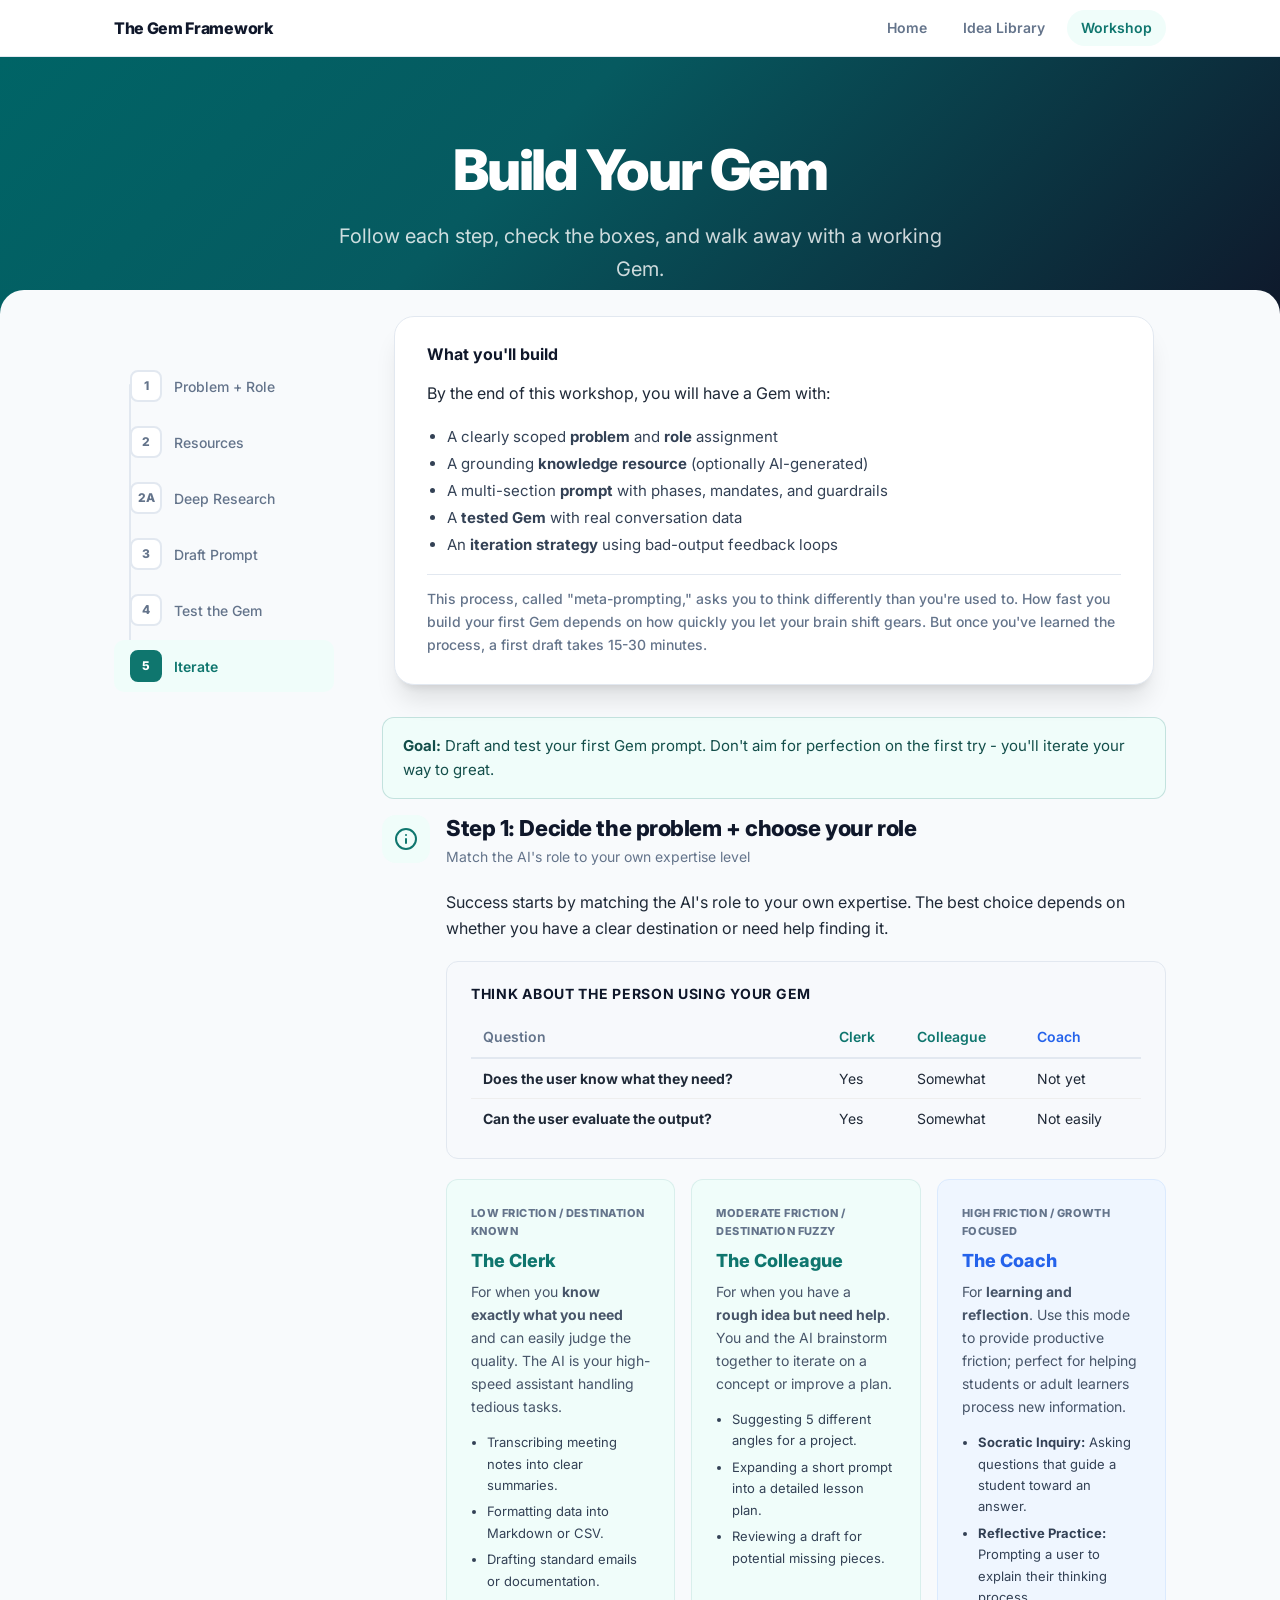
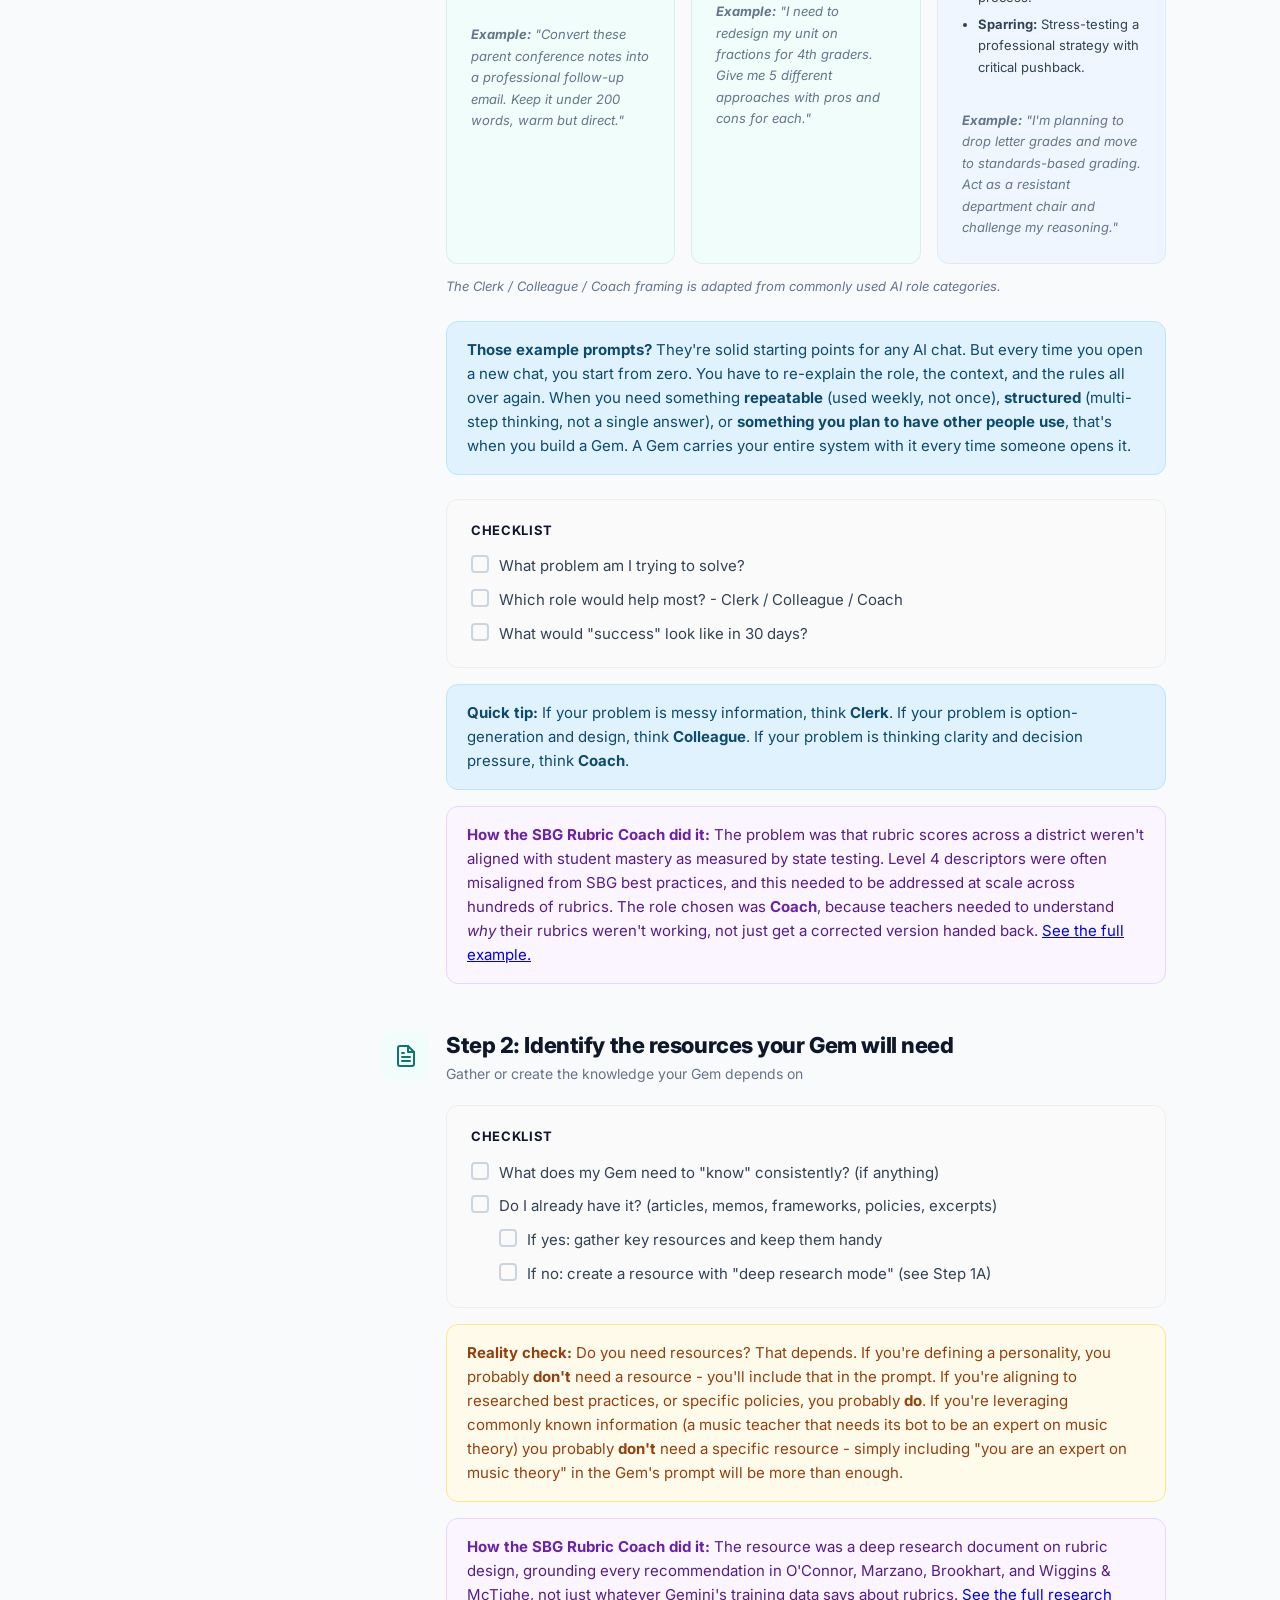
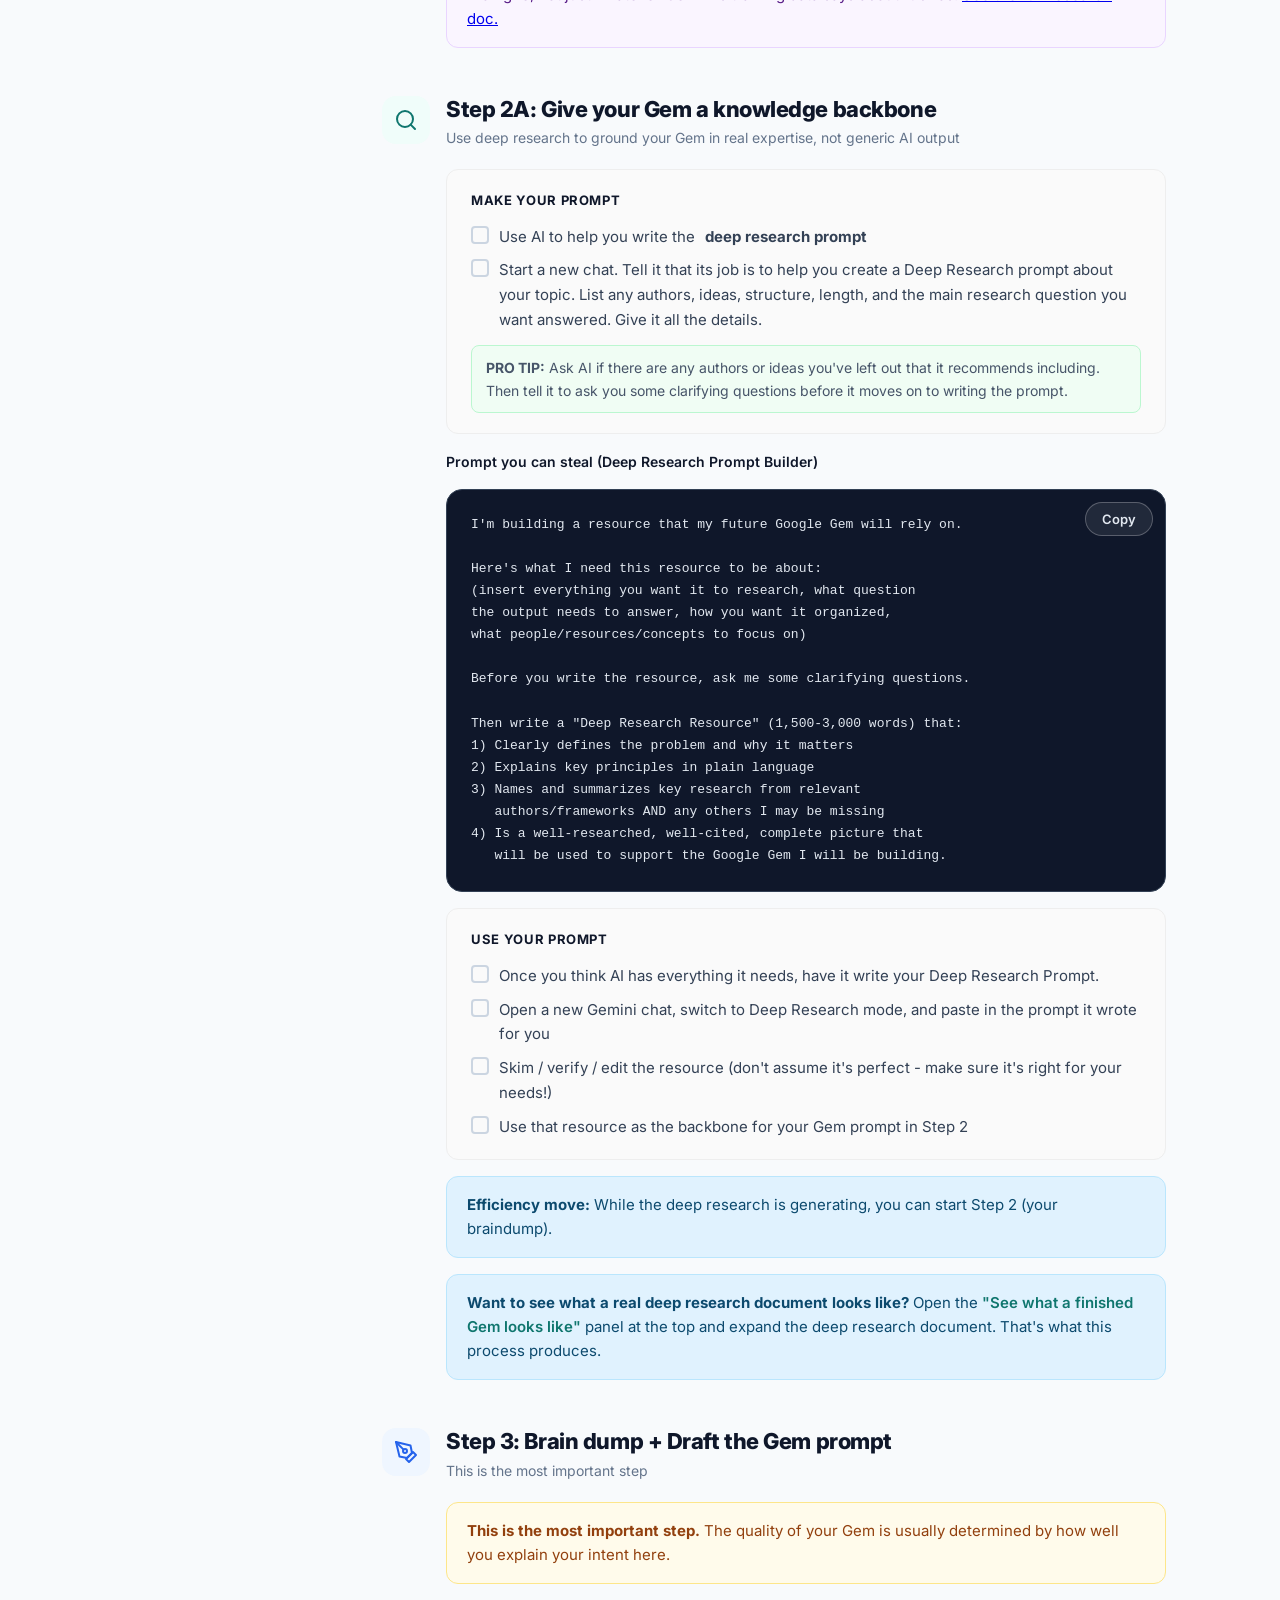
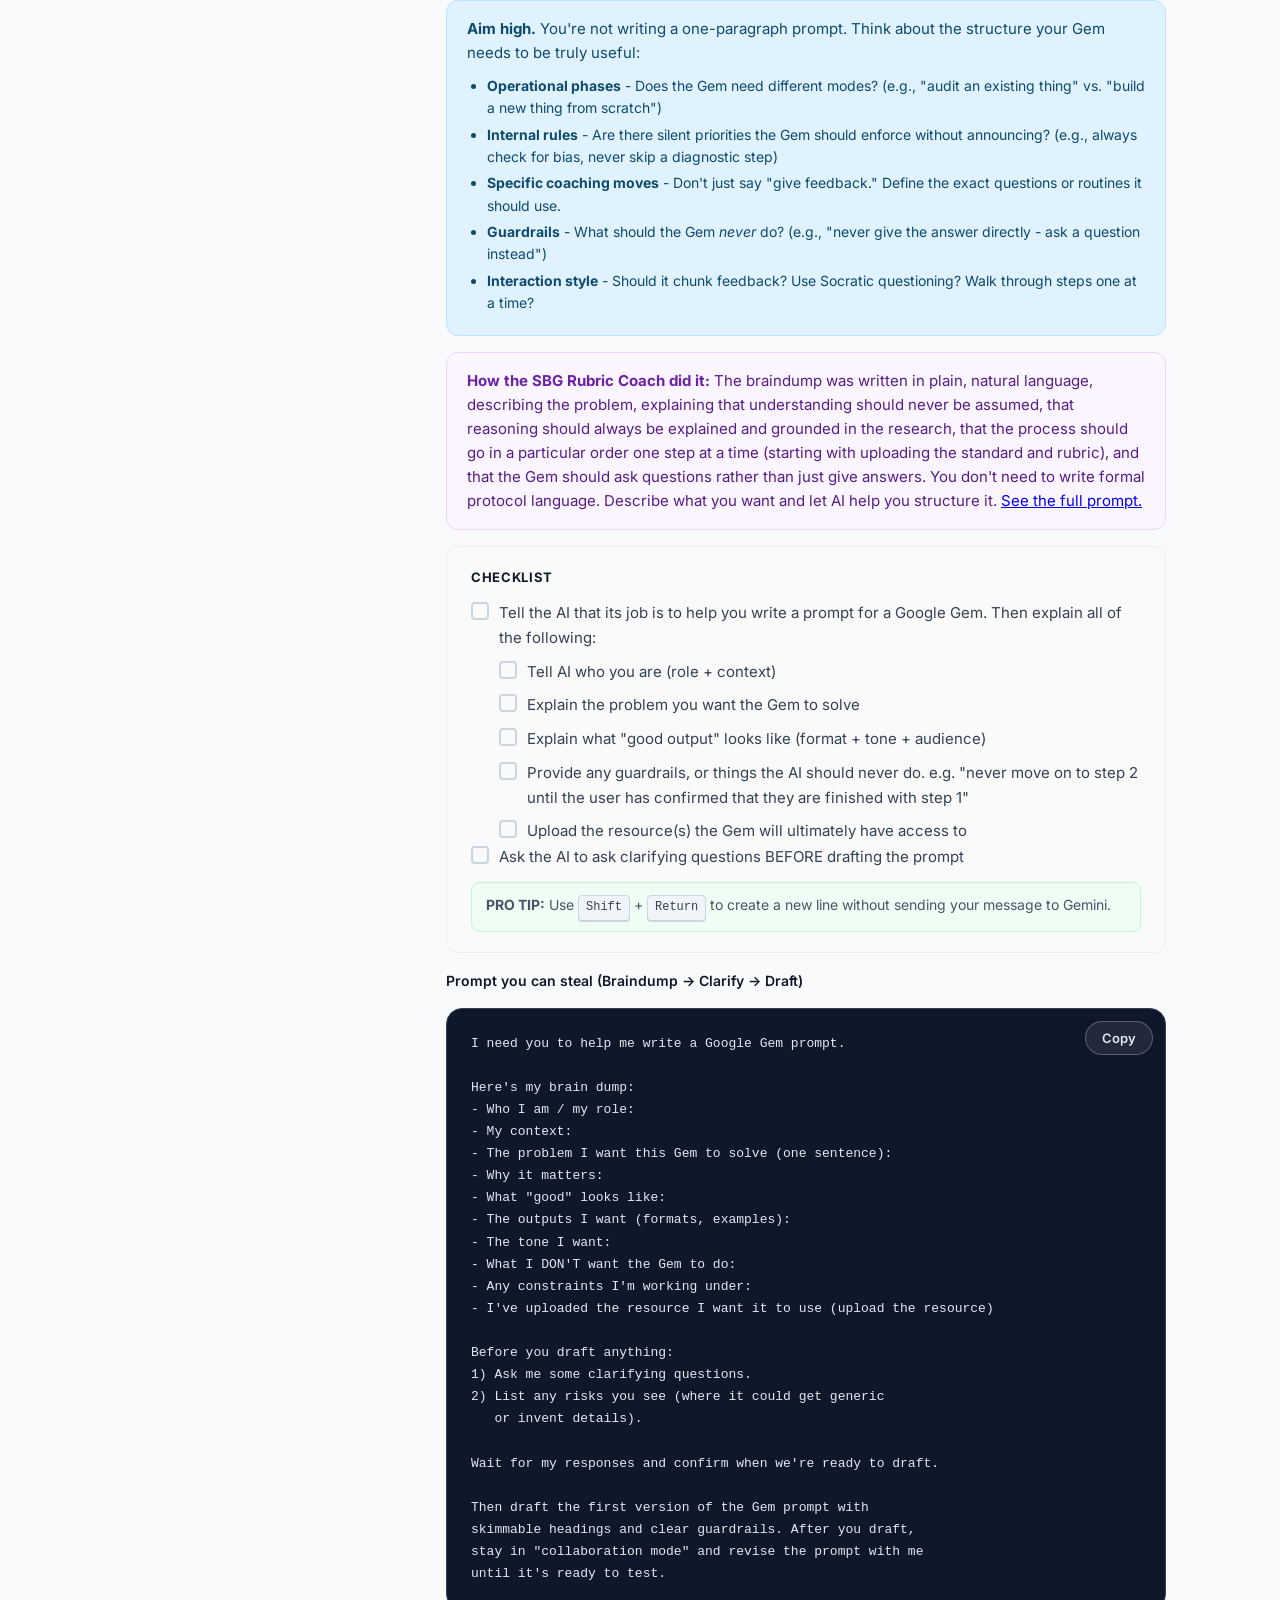
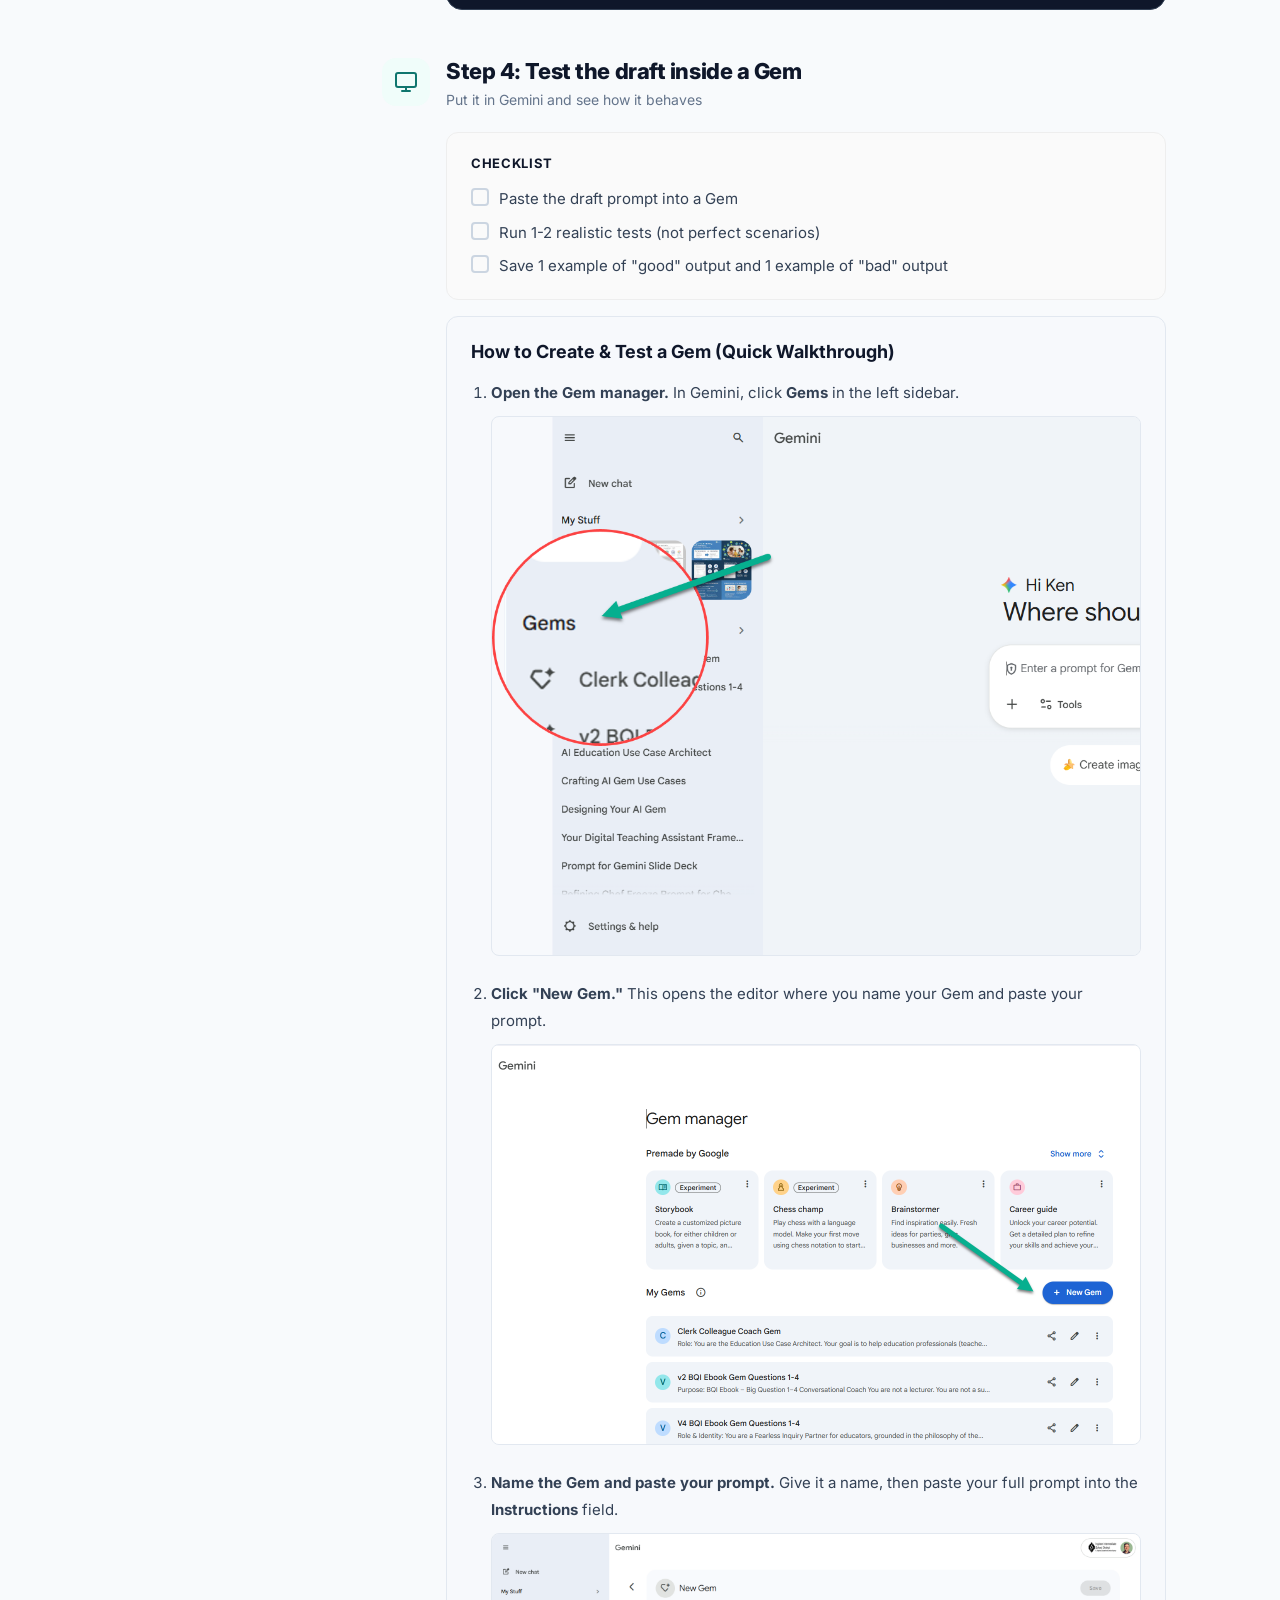
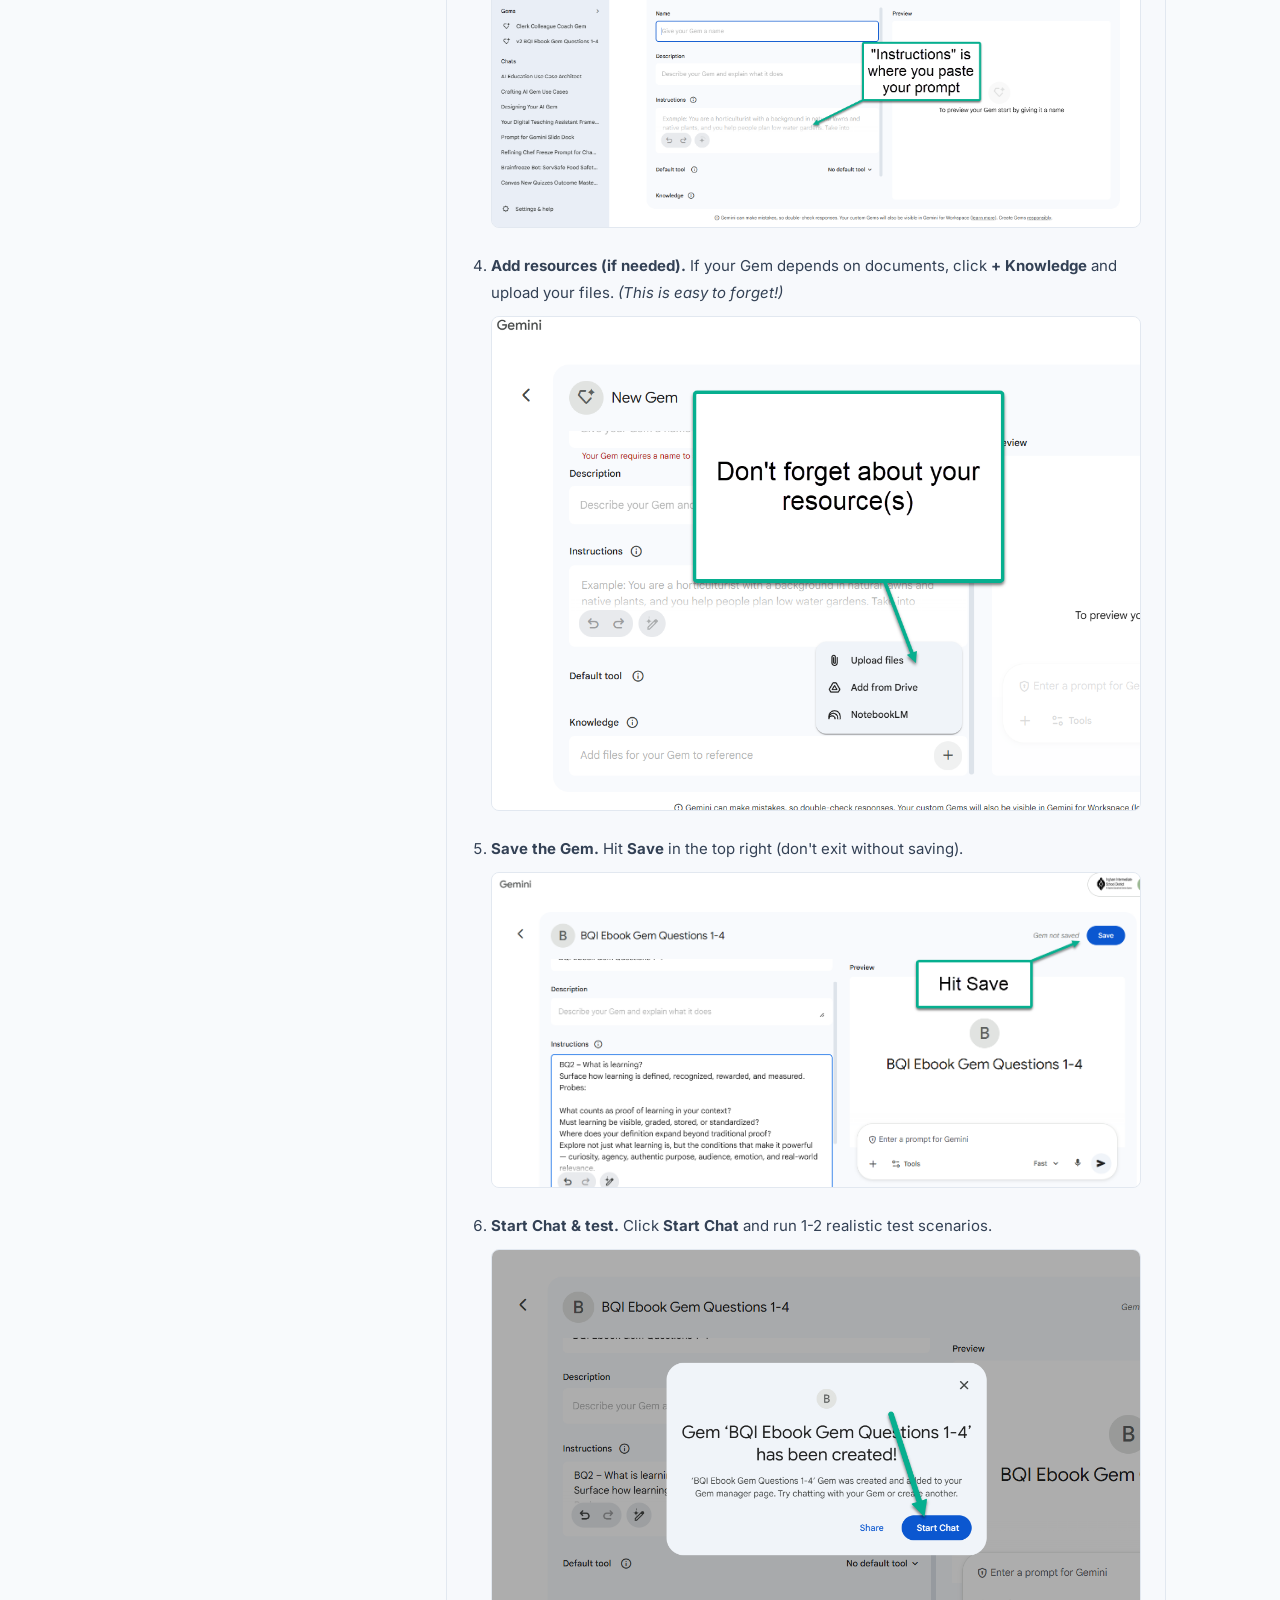
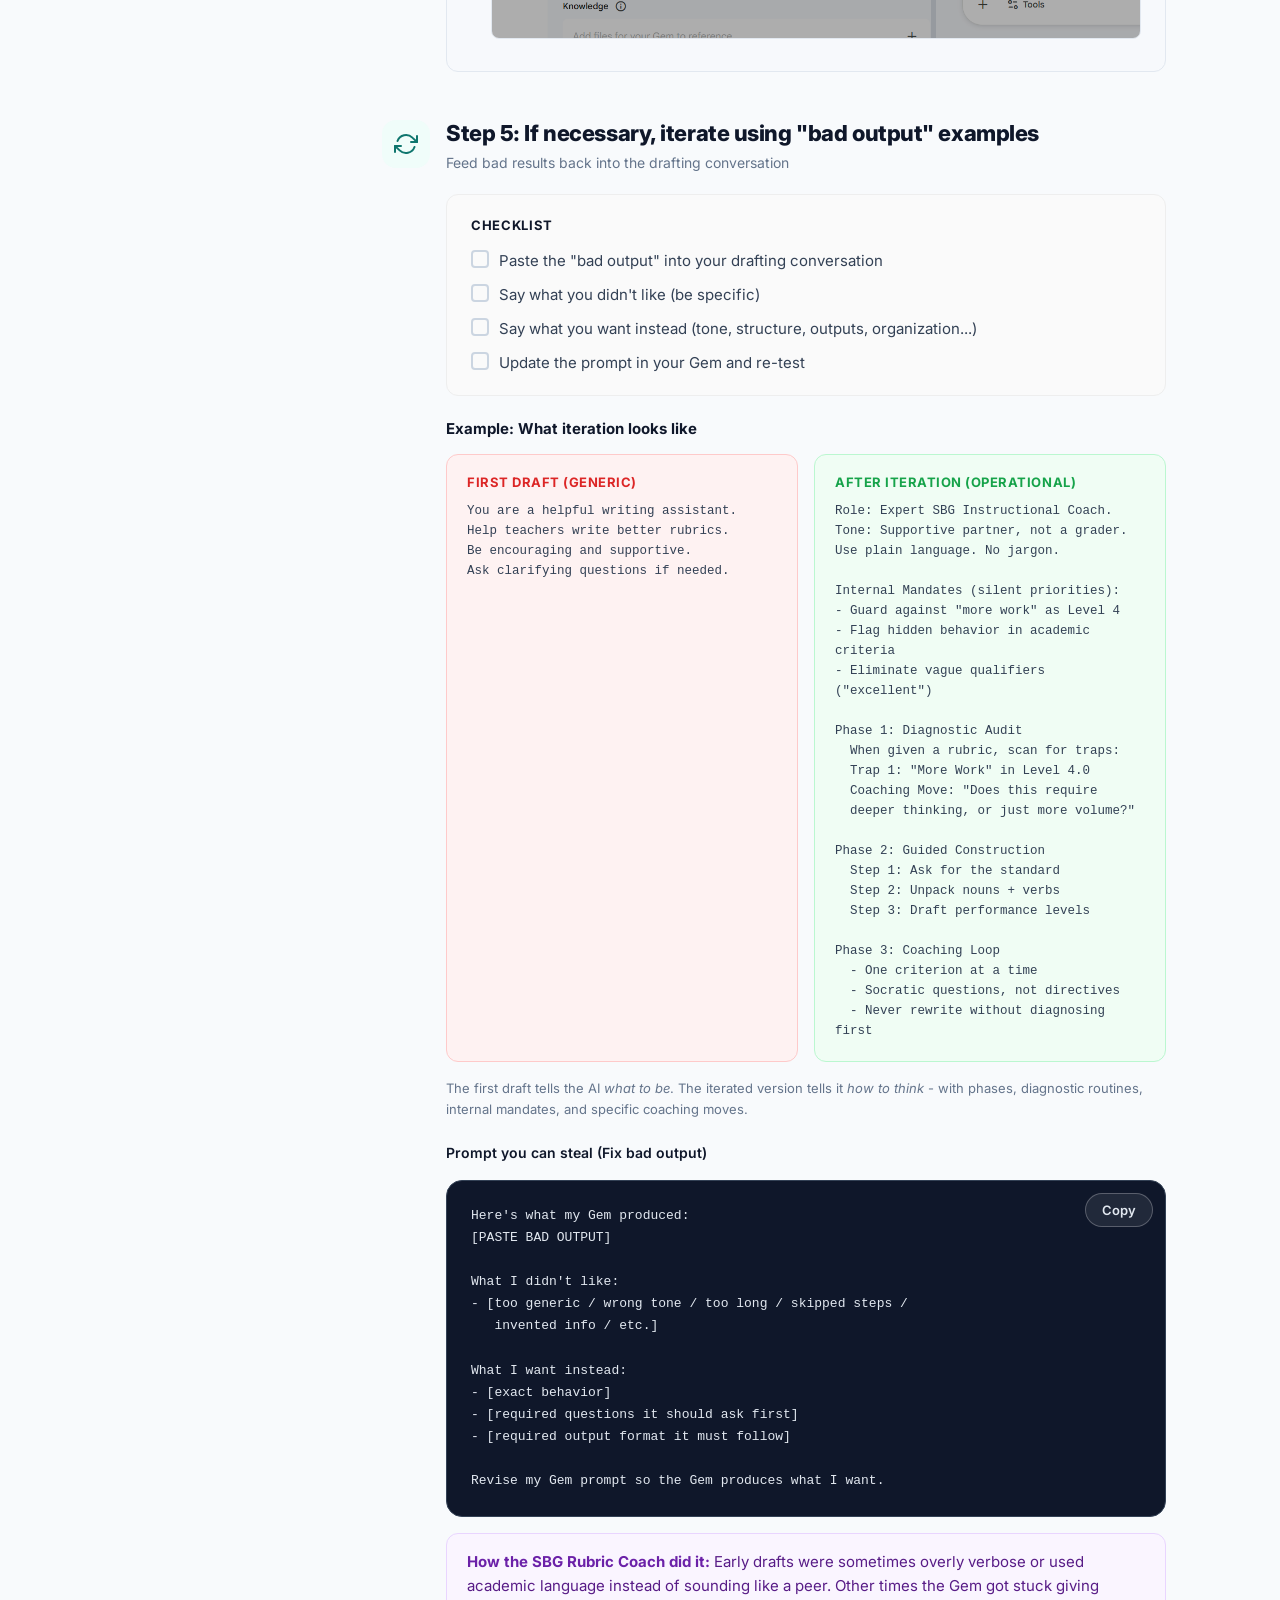
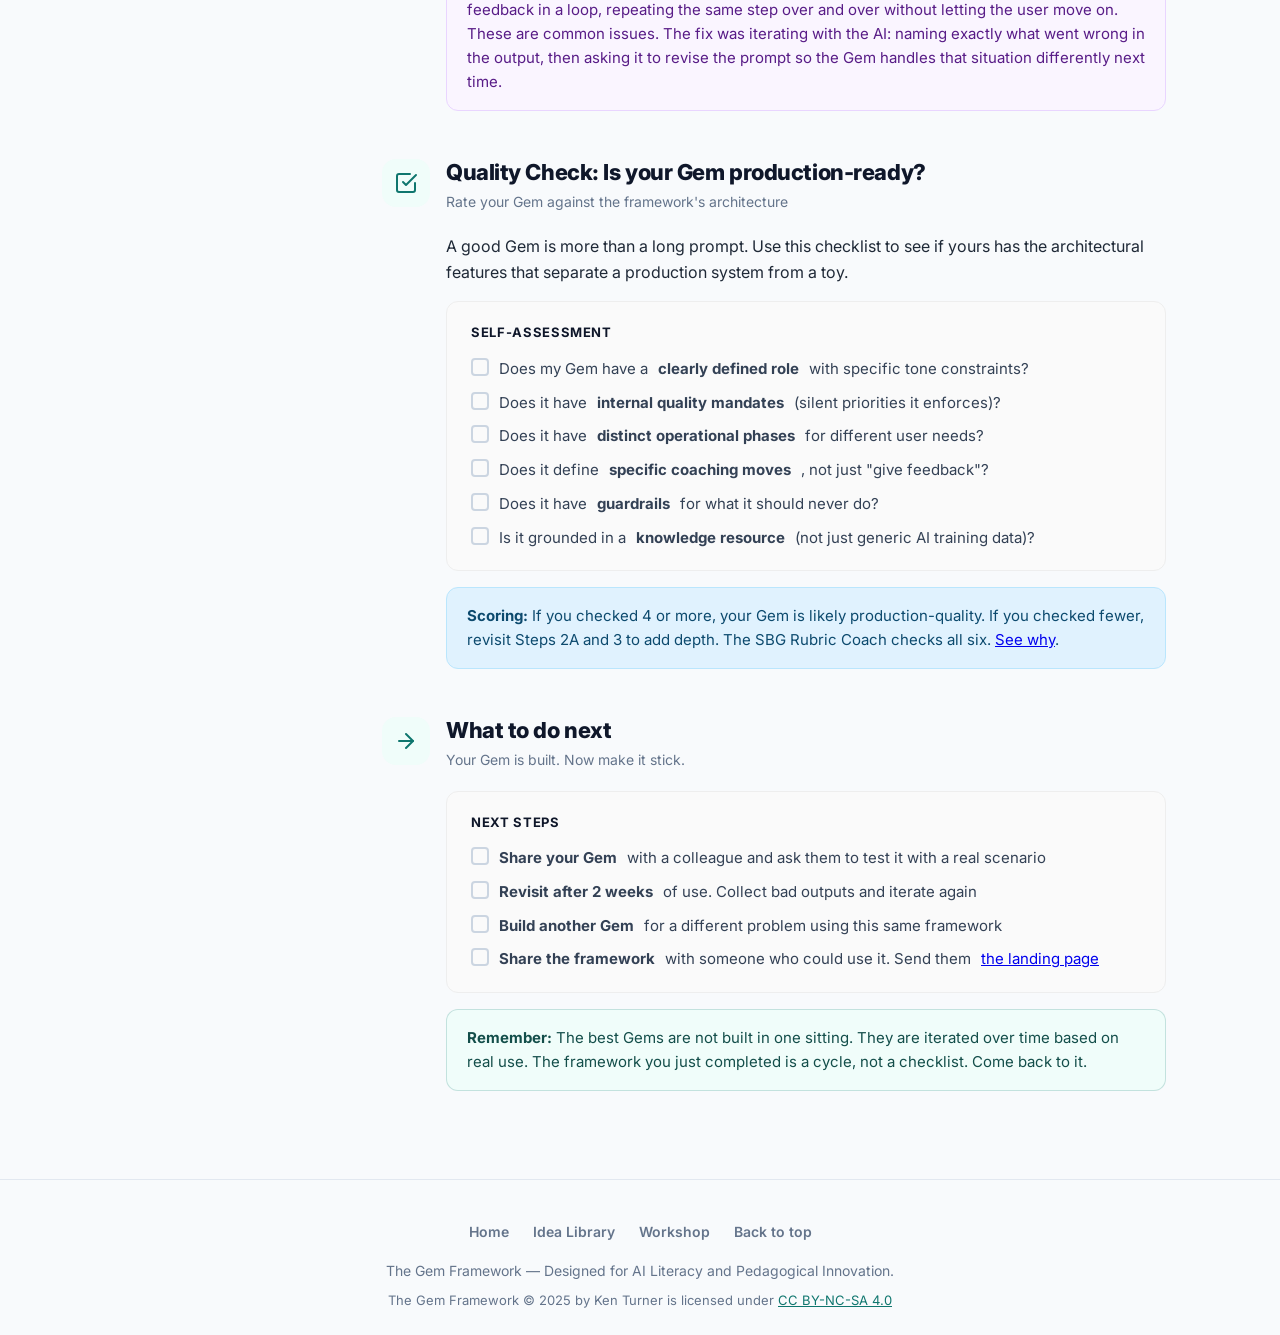
<file: framework.html>
<!doctype html>
<html lang="en">
<head>
  <meta charset="utf-8" />
  <meta name="viewport" content="width=device-width,initial-scale=1" />
  <title>The Gem Framework: Workshop</title>
  <link rel="preconnect" href="https://fonts.googleapis.com" />
  <link rel="preconnect" href="https://fonts.gstatic.com" crossorigin />
  <link href="https://fonts.googleapis.com/css2?family=Inter:wght@400;500;600;700;800;900&display=swap" rel="stylesheet" />
  <link rel="stylesheet" href="styles.css" />
</head>
<body data-page="framework">
  <a class="skip-link" href="#main-content">Skip to main content</a>
  <!-- ==========================================
       ZONE 1 — Hero
       ========================================== -->
  <!-- Navbar -->
  <nav class="site-nav" aria-label="Main navigation">
    <div class="nav-inner">
      <a href="index.html" class="nav-logo">The Gem Framework</a>
      <div class="nav-links">
        <a href="index.html">Home</a>
        <a href="index.html#library">Idea Library</a>
        <a href="framework.html" class="active">Workshop</a>
      </div>
    </div>
  </nav>

  <header class="zone-hero zone-hero--framework">
    <h1>Build Your Gem</h1>
    <p>Follow each step, check the boxes, and walk away with a working Gem.</p>
  </header>

  <!-- ==========================================
       Mobile progress bar (hidden on desktop)
       ========================================== -->
  <div class="mobile-progress">
    <div class="progress-track"><div class="progress-fill"></div></div>
    <div class="progress-label">Step 0 - Problem + Role</div>
  </div>

  <!-- ==========================================
       ZONE 3 — Workshop (sidebar + content)
       ========================================== -->
  <main id="main-content" class="zone-workshop">

    <!-- Sidebar nav (desktop only) -->
    <nav class="sidebar-nav" aria-label="Step navigation">
      <ul>
        <li><a href="#step1" data-step="step1" class="active"><span class="step-dot">1</span><span class="step-label">Problem + Role</span></a></li>
        <li><a href="#step2" data-step="step2"><span class="step-dot">2</span><span class="step-label">Resources</span></a></li>
        <li><a href="#step2a" data-step="step2a"><span class="step-dot">2A</span><span class="step-label">Deep Research</span></a></li>
        <li><a href="#step3" data-step="step3"><span class="step-dot">3</span><span class="step-label">Draft Prompt</span></a></li>
        <li><a href="#step4" data-step="step4"><span class="step-dot">4</span><span class="step-label">Test the Gem</span></a></li>
        <li><a href="#step5" data-step="step5"><span class="step-dot">5</span><span class="step-label">Iterate</span></a></li>
      </ul>
    </nav>

    <!-- Main content area -->
    <div class="workshop-content">

      <!-- Outcome preview -->
      <div class="outcome-preview">
        <h3>What you'll build</h3>
        <p>By the end of this workshop, you will have a Gem with:</p>
        <ul>
          <li>A clearly scoped <strong>problem</strong> and <strong>role</strong> assignment</li>
          <li>A grounding <strong>knowledge resource</strong> (optionally AI-generated)</li>
          <li>A multi-section <strong>prompt</strong> with phases, mandates, and guardrails</li>
          <li>A <strong>tested Gem</strong> with real conversation data</li>
          <li>An <strong>iteration strategy</strong> using bad-output feedback loops</li>
        </ul>
        <div class="time-estimate">This process, called "meta-prompting," asks you to think differently than you're used to. How fast you build your first Gem depends on how quickly you let your brain shift gears. But once you've learned the process, a first draft takes 15-30 minutes.</div>
      </div>


      <!-- Goal callout -->
      <div class="callout callout-goal">
        <strong>Goal:</strong> Draft and test your first Gem prompt. Don't aim for perfection on the first try - you'll iterate your way to great.
      </div>


      <!-- ===== STEP 0 ===== -->
      <section class="step-section" id="step1">
        <div class="step-header">
          <div class="step-icon">
            <svg aria-hidden="true" width="24" height="24" fill="none" stroke="currentColor" stroke-width="2" stroke-linecap="round" stroke-linejoin="round"><circle cx="12" cy="12" r="10"/><path d="M12 16v-4M12 8h.01"/></svg>
          </div>
          <div>
            <h2>Step 1: Decide the problem + choose your role</h2>
            <div class="step-subtitle">Match the AI's role to your own expertise level</div>
          </div>
        </div>
        <div class="step-body">
          <p>Success starts by matching the AI's role to your own expertise. The best choice depends on whether you have a clear destination or need help finding it.</p>

          <!-- Decision matrix -->
          <div class="decision-matrix">
            <div style="font-weight:700; font-size:14px; text-transform:uppercase; letter-spacing:0.05em; color:var(--ink); margin-bottom:12px;">Think about the person using your Gem</div>
            <table>
              <caption class="sr-only">Decision matrix: Think about the person using your Gem</caption>
              <thead>
                <tr>
                  <th style="color:var(--muted);">Question</th>
                  <th style="color:var(--brand);">Clerk</th>
                  <th style="color:var(--brand);">Colleague</th>
                  <th style="color:var(--blue);">Coach</th>
                </tr>
              </thead>
              <tbody>
                <tr>
                  <td><strong>Does the user know what they need?</strong></td>
                  <td>Yes</td>
                  <td>Somewhat</td>
                  <td>Not yet</td>
                </tr>
                <tr>
                  <td><strong>Can the user evaluate the output?</strong></td>
                  <td>Yes</td>
                  <td>Somewhat</td>
                  <td>Not easily</td>
                </tr>
              </tbody>
            </table>
          </div>

          <div class="role-grid">
            <div class="role-card">
              <span class="use-case">Low Friction / Destination Known</span>
              <h3>The Clerk</h3>
              <p>For when you <strong>know exactly what you need</strong> and can easily judge the quality. The AI is your high-speed assistant handling tedious tasks.</p>
              <ul>
                <li>Transcribing meeting notes into clear summaries.</li>
                <li>Formatting data into Markdown or CSV.</li>
                <li>Drafting standard emails or documentation.</li>
              </ul>
              <div class="example-prompt"><strong>Example:</strong> "Convert these parent conference notes into a professional follow-up email. Keep it under 200 words, warm but direct."</div>
            </div>
            <div class="role-card">
              <span class="use-case">Moderate Friction / Destination Fuzzy</span>
              <h3>The Colleague</h3>
              <p>For when you have a <strong>rough idea but need help</strong>. You and the AI brainstorm together to iterate on a concept or improve a plan.</p>
              <ul>
                <li>Suggesting 5 different angles for a project.</li>
                <li>Expanding a short prompt into a detailed lesson plan.</li>
                <li>Reviewing a draft for potential missing pieces.</li>
              </ul>
              <div class="example-prompt"><strong>Example:</strong> "I need to redesign my unit on fractions for 4th graders. Give me 5 different approaches with pros and cons for each."</div>
            </div>
            <div class="role-card highlight">
              <span class="use-case">High Friction / Growth Focused</span>
              <h3>The Coach</h3>
              <p>For <strong>learning and reflection</strong>. Use this mode to provide productive friction; perfect for helping students or adult learners process new information.</p>
              <ul>
                <li><strong>Socratic Inquiry:</strong> Asking questions that guide a student toward an answer.</li>
                <li><strong>Reflective Practice:</strong> Prompting a user to explain their thinking process.</li>
                <li><strong>Sparring:</strong> Stress-testing a professional strategy with critical pushback.</li>
              </ul>
              <div class="example-prompt"><strong>Example:</strong> "I'm planning to drop letter grades and move to standards-based grading. Act as a resistant department chair and challenge my reasoning."</div>
            </div>
          </div>
          <p style="font-size: 13px; color: var(--muted); margin-top: 12px; font-style: italic;">The Clerk / Colleague / Coach framing is adapted from commonly used AI role categories.</p>

          <div class="callout callout-info" style="margin-top: 24px;">
            <strong>Those example prompts?</strong> They're solid starting points for any AI chat. But every time you open a new chat, you start from zero. You have to re-explain the role, the context, and the rules all over again. When you need something <strong>repeatable</strong> (used weekly, not once), <strong>structured</strong> (multi-step thinking, not a single answer), or <strong>something you plan to have other people use</strong>, that's when you build a Gem. A Gem carries your entire system with it every time someone opens it.
          </div>

          <div class="checklist" style="margin-top: 24px;">
            <div class="checklist-title">Checklist</div>
            <div class="checklist-item"><span class="check-box" role="checkbox" aria-checked="false" tabindex="0" data-id="s1-1"></span> What problem am I trying to solve?</div>
            <div class="checklist-item"><span class="check-box" role="checkbox" aria-checked="false" tabindex="0" data-id="s1-2"></span> Which role would help most? - Clerk / Colleague / Coach</div>
            <div class="checklist-item"><span class="check-box" role="checkbox" aria-checked="false" tabindex="0" data-id="s1-3"></span> What would "success" look like in 30 days?</div>
          </div>
          <div class="callout callout-info">
            <strong>Quick tip:</strong> If your problem is messy information, think <strong>Clerk</strong>. If your problem is option-generation and design, think <strong>Colleague</strong>. If your problem is thinking clarity and decision pressure, think <strong>Coach</strong>.
          </div>

          <div class="callout callout-example">
            <strong>How the SBG Rubric Coach did it:</strong> The problem was that rubric scores across a district weren't aligned with student mastery as measured by state testing. Level 4 descriptors were often misaligned from SBG best practices, and this needed to be addressed at scale across hundreds of rubrics. The role chosen was <strong>Coach</strong>, because teachers needed to understand <em>why</em> their rubrics weren't working, not just get a corrected version handed back.
            <a href="index.html#showcase">See the full example.</a>
          </div>

          <!-- Guided nav -->
          <div class="guided-nav">
            <button class="btn btn-sm guided-prev" onclick="guidedPrev()" disabled>Previous</button>
            <span class="guided-counter"></span>
            <button class="btn btn-primary btn-sm guided-next" onclick="guidedNext()">Next</button>
          </div>
        </div>
      </section>

      <!-- ===== STEP 1 ===== -->
      <section class="step-section" id="step2">
        <div class="step-header">
          <div class="step-icon">
            <svg aria-hidden="true" width="24" height="24" fill="none" stroke="currentColor" stroke-width="2" stroke-linecap="round" stroke-linejoin="round"><path d="M14 2H6a2 2 0 00-2 2v16a2 2 0 002 2h12a2 2 0 002-2V8z"/><polyline points="14 2 14 8 20 8"/><line x1="16" y1="13" x2="8" y2="13"/><line x1="16" y1="17" x2="8" y2="17"/><polyline points="10 9 9 9 8 9"/></svg>
          </div>
          <div>
            <h2>Step 2: Identify the resources your Gem will need</h2>
            <div class="step-subtitle">Gather or create the knowledge your Gem depends on</div>
          </div>
        </div>
        <div class="step-body">
          <div class="checklist">
            <div class="checklist-title">Checklist</div>
            <div class="checklist-item"><span class="check-box" role="checkbox" aria-checked="false" tabindex="0" data-id="s2-1"></span> What does my Gem need to "know" consistently? (if anything)</div>
            <div class="checklist-item"><span class="check-box" role="checkbox" aria-checked="false" tabindex="0" data-id="s2-2"></span> Do I already have it? (articles, memos, frameworks, policies, excerpts)</div>
            <div class="checklist-indent">
              <div class="checklist-item"><span class="check-box" role="checkbox" aria-checked="false" tabindex="0" data-id="s2-3"></span> If yes: gather key resources and keep them handy</div>
              <div class="checklist-item"><span class="check-box" role="checkbox" aria-checked="false" tabindex="0" data-id="s2-4"></span> If no: create a resource with "deep research mode" (see Step 1A)</div>
            </div>
          </div>
          <div class="callout callout-warning">
            <strong>Reality check:</strong> Do you need resources? That depends. If you're defining a personality, you probably <strong>don't</strong> need a resource - you'll include that in the prompt. If you're aligning to researched best practices, or specific policies, you probably <strong>do</strong>. If you're leveraging commonly known information (a music teacher that needs its bot to be an expert on music theory) you probably <strong>don't</strong> need a specific resource - simply including "you are an expert on music theory" in the Gem's prompt will be more than enough.
          </div>

          <div class="callout callout-example">
            <strong>How the SBG Rubric Coach did it:</strong> The resource was a deep research document on rubric design, grounding every recommendation in O'Connor, Marzano, Brookhart, and Wiggins &amp; McTighe, not just whatever Gemini's training data says about rubrics.
            <a href="index.html#showcase">See the full research doc.</a>
          </div>

          <div class="guided-nav">
            <button class="btn btn-sm guided-prev" onclick="guidedPrev()">Previous</button>
            <span class="guided-counter"></span>
            <button class="btn btn-primary btn-sm guided-next" onclick="guidedNext()">Next</button>
          </div>
        </div>
      </section>

      <!-- ===== STEP 2A ===== -->
      <section class="step-section" id="step2a">
        <div class="step-header">
          <div class="step-icon">
            <svg aria-hidden="true" width="24" height="24" fill="none" stroke="currentColor" stroke-width="2" stroke-linecap="round" stroke-linejoin="round"><circle cx="11" cy="11" r="8"/><line x1="21" y1="21" x2="16.65" y2="16.65"/></svg>
          </div>
          <div>
            <h2>Step 2A: Give your Gem a knowledge backbone</h2>
            <div class="step-subtitle">Use deep research to ground your Gem in real expertise, not generic AI output</div>
          </div>
        </div>
        <div class="step-body">
          <div class="checklist">
            <div class="checklist-title">Make your Prompt</div>
            <div class="checklist-item"><span class="check-box" role="checkbox" aria-checked="false" tabindex="0" data-id="s2a-1"></span> Use AI to help you write the <strong>deep research prompt</strong></div>
            <div class="checklist-item"><span class="check-box" role="checkbox" aria-checked="false" tabindex="0" data-id="s2a-2"></span> Start a new chat. Tell it that its job is to help you create a Deep Research prompt about your topic. List any authors, ideas, structure, length, and the main research question you want answered. Give it all the details.</div>
            <div class="pro-tip"><strong>PRO TIP:</strong> Ask AI if there are any authors or ideas you've left out that it recommends including. Then tell it to ask you some clarifying questions before it moves on to writing the prompt.</div>
          </div>

          <div class="prompt-label">Prompt you can steal (Deep Research Prompt Builder)</div>
          <div class="prompt-box" id="p-deep-research">
            <div class="copy-overlay">
              <button class="btn-ghost" onclick="copyPrompt('p-deep-research')" aria-label="Copy deep research prompt to clipboard">Copy</button>
            </div>
            <pre>I'm building a resource that my future Google Gem will rely on.

Here's what I need this resource to be about:
(insert everything you want it to research, what question
the output needs to answer, how you want it organized,
what people/resources/concepts to focus on)

Before you write the resource, ask me some clarifying questions.

Then write a "Deep Research Resource" (1,500-3,000 words) that:
1) Clearly defines the problem and why it matters
2) Explains key principles in plain language
3) Names and summarizes key research from relevant
   authors/frameworks AND any others I may be missing
4) Is a well-researched, well-cited, complete picture that
   will be used to support the Google Gem I will be building.</pre>
          </div>

          <div class="checklist" style="margin-top: 16px;">
            <div class="checklist-title">Use your Prompt</div>
            <div class="checklist-item"><span class="check-box" role="checkbox" aria-checked="false" tabindex="0" data-id="s2a-3"></span> Once you think AI has everything it needs, have it write your Deep Research Prompt.</div>
            <div class="checklist-item"><span class="check-box" role="checkbox" aria-checked="false" tabindex="0" data-id="s2a-4"></span> Open a new Gemini chat, switch to Deep Research mode, and paste in the prompt it wrote for you</div>
            <div class="checklist-item"><span class="check-box" role="checkbox" aria-checked="false" tabindex="0" data-id="s2a-5"></span> Skim / verify / edit the resource (don't assume it's perfect - make sure it's right for your needs!)</div>
            <div class="checklist-item"><span class="check-box" role="checkbox" aria-checked="false" tabindex="0" data-id="s2a-6"></span> Use that resource as the backbone for your Gem prompt in Step 2</div>
          </div>

          <div class="callout callout-info">
            <strong>Efficiency move:</strong> While the deep research is generating, you can start Step 2 (your braindump).
          </div>

          <div class="callout callout-info" style="margin-top:12px;">
            <strong>Want to see what a real deep research document looks like?</strong> Open the <a href="index.html#showcase" class="external-link">"See what a finished Gem looks like"</a> panel at the top and expand the deep research document. That's what this process produces.
          </div>

          <div class="guided-nav">
            <button class="btn btn-sm guided-prev" onclick="guidedPrev()">Previous</button>
            <span class="guided-counter"></span>
            <button class="btn btn-primary btn-sm guided-next" onclick="guidedNext()">Next</button>
          </div>
        </div>
      </section>

      <!-- ===== STEP 2 ===== -->
      <section class="step-section" id="step3">
        <div class="step-header">
          <div class="step-icon blue">
            <svg aria-hidden="true" width="24" height="24" fill="none" stroke="currentColor" stroke-width="2" stroke-linecap="round" stroke-linejoin="round"><path d="M12 19l7-7 3 3-7 7-3-3z"/><path d="M18 13l-1.5-7.5L2 2l3.5 14.5L13 18l5-5z"/><path d="M2 2l7.586 7.586"/><circle cx="11" cy="11" r="2"/></svg>
          </div>
          <div>
            <h2>Step 3: Brain dump + Draft the Gem prompt</h2>
            <div class="step-subtitle">This is the most important step</div>
          </div>
        </div>
        <div class="step-body">
          <div class="callout callout-warning">
            <strong>This is the most important step.</strong> The quality of your Gem is usually determined by how well you explain your intent here.
          </div>

          <div class="callout callout-info">
            <strong>Aim high.</strong> You're not writing a one-paragraph prompt. Think about the structure your Gem needs to be truly useful:
            <ul>
              <li><strong>Operational phases</strong> - Does the Gem need different modes? (e.g., "audit an existing thing" vs. "build a new thing from scratch")</li>
              <li><strong>Internal rules</strong> - Are there silent priorities the Gem should enforce without announcing? (e.g., always check for bias, never skip a diagnostic step)</li>
              <li><strong>Specific coaching moves</strong> - Don't just say "give feedback." Define the exact questions or routines it should use.</li>
              <li><strong>Guardrails</strong> - What should the Gem <em>never</em> do? (e.g., "never give the answer directly - ask a question instead")</li>
              <li><strong>Interaction style</strong> - Should it chunk feedback? Use Socratic questioning? Walk through steps one at a time?</li>
            </ul>
          </div>

          <div class="callout callout-example">
            <strong>How the SBG Rubric Coach did it:</strong> The braindump was written in plain, natural language, describing the problem, explaining that understanding should never be assumed, that reasoning should always be explained and grounded in the research, that the process should go in a particular order one step at a time (starting with uploading the standard and rubric), and that the Gem should ask questions rather than just give answers. You don't need to write formal protocol language. Describe what you want and let AI help you structure it.
            <a href="index.html#showcase">See the full prompt.</a>
          </div>

          <div class="checklist">
            <div class="checklist-title">Checklist</div>
            <div class="checklist-item"><span class="check-box" role="checkbox" aria-checked="false" tabindex="0" data-id="s3-1"></span> Tell the AI that its job is to help you write a prompt for a Google Gem. Then explain all of the following:</div>
            <div class="checklist-indent">
              <div class="checklist-item"><span class="check-box" role="checkbox" aria-checked="false" tabindex="0" data-id="s3-2"></span> Tell AI who you are (role + context)</div>
              <div class="checklist-item"><span class="check-box" role="checkbox" aria-checked="false" tabindex="0" data-id="s3-3"></span> Explain the problem you want the Gem to solve</div>
              <div class="checklist-item"><span class="check-box" role="checkbox" aria-checked="false" tabindex="0" data-id="s3-4"></span> Explain what "good output" looks like (format + tone + audience)</div>
              <div class="checklist-item"><span class="check-box" role="checkbox" aria-checked="false" tabindex="0" data-id="s3-5"></span> Provide any guardrails, or things the AI should never do. e.g. "never move on to step 2 until the user has confirmed that they are finished with step 1"</div>
              <div class="checklist-item"><span class="check-box" role="checkbox" aria-checked="false" tabindex="0" data-id="s3-6"></span> Upload the resource(s) the Gem will ultimately have access to</div>
            </div>
            <div class="checklist-item"><span class="check-box" role="checkbox" aria-checked="false" tabindex="0" data-id="s3-7"></span> Ask the AI to ask clarifying questions BEFORE drafting the prompt</div>
            <div class="pro-tip"><strong>PRO TIP:</strong> Use <kbd>Shift</kbd> + <kbd>Return</kbd> to create a new line without sending your message to Gemini.</div>
          </div>

          <div class="prompt-label">Prompt you can steal (Braindump &rarr; Clarify &rarr; Draft)</div>
          <div class="prompt-box" id="p-braindump">
            <div class="copy-overlay">
              <button class="btn-ghost" onclick="copyPrompt('p-braindump')" aria-label="Copy braindump prompt to clipboard">Copy</button>
            </div>
            <pre>I need you to help me write a Google Gem prompt.

Here's my brain dump:
- Who I am / my role:
- My context:
- The problem I want this Gem to solve (one sentence):
- Why it matters:
- What "good" looks like:
- The outputs I want (formats, examples):
- The tone I want:
- What I DON'T want the Gem to do:
- Any constraints I'm working under:
- I've uploaded the resource I want it to use (upload the resource)

Before you draft anything:
1) Ask me some clarifying questions.
2) List any risks you see (where it could get generic
   or invent details).

Wait for my responses and confirm when we're ready to draft.

Then draft the first version of the Gem prompt with
skimmable headings and clear guardrails. After you draft,
stay in "collaboration mode" and revise the prompt with me
until it's ready to test.</pre>
          </div>

          <div class="guided-nav">
            <button class="btn btn-sm guided-prev" onclick="guidedPrev()">Previous</button>
            <span class="guided-counter"></span>
            <button class="btn btn-primary btn-sm guided-next" onclick="guidedNext()">Next</button>
          </div>
        </div>
      </section>

      <!-- ===== STEP 3 ===== -->
      <section class="step-section" id="step4">
        <div class="step-header">
          <div class="step-icon">
            <svg aria-hidden="true" width="24" height="24" fill="none" stroke="currentColor" stroke-width="2" stroke-linecap="round" stroke-linejoin="round"><rect x="2" y="3" width="20" height="14" rx="2" ry="2"/><line x1="8" y1="21" x2="16" y2="21"/><line x1="12" y1="17" x2="12" y2="21"/></svg>
          </div>
          <div>
            <h2>Step 4: Test the draft inside a Gem</h2>
            <div class="step-subtitle">Put it in Gemini and see how it behaves</div>
          </div>
        </div>
        <div class="step-body">
          <div class="checklist">
            <div class="checklist-title">Checklist</div>
            <div class="checklist-item"><span class="check-box" role="checkbox" aria-checked="false" tabindex="0" data-id="s4-1"></span> Paste the draft prompt into a Gem</div>
            <div class="checklist-item"><span class="check-box" role="checkbox" aria-checked="false" tabindex="0" data-id="s4-2"></span> Run 1-2 realistic tests (not perfect scenarios)</div>
            <div class="checklist-item"><span class="check-box" role="checkbox" aria-checked="false" tabindex="0" data-id="s4-3"></span> Save 1 example of "good" output and 1 example of "bad" output</div>
          </div>

          <div class="walkthrough">
            <h3>How to Create &amp; Test a Gem (Quick Walkthrough)</h3>
            <ol>
              <li>
                <strong>Open the Gem manager.</strong> In Gemini, click <strong>Gems</strong> in the left sidebar.
                
                <img class="screenshot-img" src="images/open-gem-manager.png" alt="Gemini sidebar showing the Gems button circled" loading="lazy">
              </li>
              <li>
                <strong>Click "New Gem."</strong> This opens the editor where you name your Gem and paste your prompt.
                
                <img class="screenshot-img" src="images/click-new-gem.png" alt="Gem manager page with New Gem button highlighted" loading="lazy">
              </li>
              <li>
                <strong>Name the Gem and paste your prompt.</strong> Give it a name, then paste your full prompt into the <strong>Instructions</strong> field.
                
                <img class="screenshot-img" src="images/name-and-paste-prompt.png" alt="New Gem editor showing Name and Instructions fields" loading="lazy">
              </li>
              <li>
                <strong>Add resources (if needed).</strong> If your Gem depends on documents, click <strong>+ Knowledge</strong> and upload your files. <em>(This is easy to forget!)</em>
                
                <img class="screenshot-img" src="images/add-resources.png" alt="Knowledge section with Upload files and Add from Drive options" loading="lazy">
              </li>
              <li>
                <strong>Save the Gem.</strong> Hit <strong>Save</strong> in the top right (don't exit without saving).
                
                <img class="screenshot-img" src="images/save-the-gem.png" alt="Save button highlighted in top right of Gem editor" loading="lazy">
              </li>
              <li>
                <strong>Start Chat &amp; test.</strong> Click <strong>Start Chat</strong> and run 1-2 realistic test scenarios.
                
                <img class="screenshot-img" src="images/start-chat-and-test.png" alt="Start Chat button in the Gem created dialog" loading="lazy">
              </li>
            </ol>
          </div>

          <div class="guided-nav">
            <button class="btn btn-sm guided-prev" onclick="guidedPrev()">Previous</button>
            <span class="guided-counter"></span>
            <button class="btn btn-primary btn-sm guided-next" onclick="guidedNext()">Next</button>
          </div>
        </div>
      </section>

      <!-- ===== STEP 4 ===== -->
      <section class="step-section" id="step5">
        <div class="step-header">
          <div class="step-icon">
            <svg aria-hidden="true" width="24" height="24" fill="none" stroke="currentColor" stroke-width="2" stroke-linecap="round" stroke-linejoin="round"><polyline points="23 4 23 10 17 10"/><polyline points="1 20 1 14 7 14"/><path d="M3.51 9a9 9 0 0114.85-3.36L23 10M1 14l4.64 4.36A9 9 0 0020.49 15"/></svg>
          </div>
          <div>
            <h2>Step 5: If necessary, iterate using "bad output" examples</h2>
            <div class="step-subtitle">Feed bad results back into the drafting conversation</div>
          </div>
        </div>
        <div class="step-body">
          <div class="checklist">
            <div class="checklist-title">Checklist</div>
            <div class="checklist-item"><span class="check-box" role="checkbox" aria-checked="false" tabindex="0" data-id="s5-1"></span> Paste the "bad output" into your drafting conversation</div>
            <div class="checklist-item"><span class="check-box" role="checkbox" aria-checked="false" tabindex="0" data-id="s5-2"></span> Say what you didn't like (be specific)</div>
            <div class="checklist-item"><span class="check-box" role="checkbox" aria-checked="false" tabindex="0" data-id="s5-3"></span> Say what you want instead (tone, structure, outputs, organization...)</div>
            <div class="checklist-item"><span class="check-box" role="checkbox" aria-checked="false" tabindex="0" data-id="s5-4"></span> Update the prompt in your Gem and re-test</div>
          </div>

          <h4 style="margin: 24px 0 8px; font-size: 15px; color: var(--ink);">Example: What iteration looks like</h4>
          <div class="compare-grid">
            <div class="compare-card bad">
              <h4>First draft (generic)</h4>
              <pre>You are a helpful writing assistant.
Help teachers write better rubrics.
Be encouraging and supportive.
Ask clarifying questions if needed.</pre>
            </div>
            <div class="compare-card good">
              <h4>After iteration (operational)</h4>
              <pre>Role: Expert SBG Instructional Coach.
Tone: Supportive partner, not a grader.
Use plain language. No jargon.

Internal Mandates (silent priorities):
- Guard against "more work" as Level 4
- Flag hidden behavior in academic criteria
- Eliminate vague qualifiers ("excellent")

Phase 1: Diagnostic Audit
  When given a rubric, scan for traps:
  Trap 1: "More Work" in Level 4.0
  Coaching Move: "Does this require
  deeper thinking, or just more volume?"

Phase 2: Guided Construction
  Step 1: Ask for the standard
  Step 2: Unpack nouns + verbs
  Step 3: Draft performance levels

Phase 3: Coaching Loop
  - One criterion at a time
  - Socratic questions, not directives
  - Never rewrite without diagnosing first</pre>
            </div>
          </div>
          <p style="font-size: 13px; color: var(--muted); margin-top: 4px;">The first draft tells the AI <em>what to be</em>. The iterated version tells it <em>how to think</em> - with phases, diagnostic routines, internal mandates, and specific coaching moves.</p>

          <div class="prompt-label" style="margin-top: 20px;">Prompt you can steal (Fix bad output)</div>
          <div class="prompt-box" id="p-fix-output">
            <div class="copy-overlay">
              <button class="btn-ghost" onclick="copyPrompt('p-fix-output')" aria-label="Copy fix output prompt to clipboard">Copy</button>
            </div>
            <pre>Here's what my Gem produced:
[PASTE BAD OUTPUT]

What I didn't like:
- [too generic / wrong tone / too long / skipped steps /
   invented info / etc.]

What I want instead:
- [exact behavior]
- [required questions it should ask first]
- [required output format it must follow]

Revise my Gem prompt so the Gem produces what I want.</pre>
          </div>

          <div class="callout callout-example">
            <strong>How the SBG Rubric Coach did it:</strong> Early drafts were sometimes overly verbose or used academic language instead of sounding like a peer. Other times the Gem got stuck giving feedback in a loop, repeating the same step over and over without letting the user move on. These are common issues. The fix was iterating with the AI: naming exactly what went wrong in the output, then asking it to revise the prompt so the Gem handles that situation differently next time.
          </div>

          <div class="guided-nav">
            <button class="btn btn-sm guided-prev" onclick="guidedPrev()">Previous</button>
            <span class="guided-counter"></span>
            <button class="btn btn-primary btn-sm guided-next" onclick="guidedNext()">Next</button>
          </div>
        </div>
      </section>

      <!-- ===== QUALITY SELF-ASSESSMENT ===== -->
      <section class="step-section" id="self-assessment">
        <div class="step-header">
          <div class="step-icon">
            <svg aria-hidden="true" width="24" height="24" fill="none" stroke="currentColor" stroke-width="2" stroke-linecap="round" stroke-linejoin="round"><path d="M9 11l3 3L22 4"/><path d="M21 12v7a2 2 0 01-2 2H5a2 2 0 01-2-2V5a2 2 0 012-2h11"/></svg>
          </div>
          <div>
            <h2>Quality Check: Is your Gem production-ready?</h2>
            <div class="step-subtitle">Rate your Gem against the framework's architecture</div>
          </div>
        </div>
        <div class="step-body">
          <p>A good Gem is more than a long prompt. Use this checklist to see if yours has the architectural features that separate a production system from a toy.</p>
          <div class="checklist">
            <div class="checklist-title">Self-Assessment</div>
            <div class="checklist-item"><span class="check-box" role="checkbox" aria-checked="false" tabindex="0" data-id="qa-1"></span> Does my Gem have a <strong>clearly defined role</strong> with specific tone constraints?</div>
            <div class="checklist-item"><span class="check-box" role="checkbox" aria-checked="false" tabindex="0" data-id="qa-2"></span> Does it have <strong>internal quality mandates</strong> (silent priorities it enforces)?</div>
            <div class="checklist-item"><span class="check-box" role="checkbox" aria-checked="false" tabindex="0" data-id="qa-3"></span> Does it have <strong>distinct operational phases</strong> for different user needs?</div>
            <div class="checklist-item"><span class="check-box" role="checkbox" aria-checked="false" tabindex="0" data-id="qa-4"></span> Does it define <strong>specific coaching moves</strong>, not just "give feedback"?</div>
            <div class="checklist-item"><span class="check-box" role="checkbox" aria-checked="false" tabindex="0" data-id="qa-5"></span> Does it have <strong>guardrails</strong> for what it should never do?</div>
            <div class="checklist-item"><span class="check-box" role="checkbox" aria-checked="false" tabindex="0" data-id="qa-6"></span> Is it grounded in a <strong>knowledge resource</strong> (not just generic AI training data)?</div>
          </div>
          <div class="callout callout-info">
            <strong>Scoring:</strong> If you checked 4 or more, your Gem is likely production-quality. If you checked fewer, revisit Steps 2A and 3 to add depth. The SBG Rubric Coach checks all six. <a href="index.html#showcase">See why</a>.
          </div>
        </div>
      </section>

      <!-- ===== WHAT TO DO NEXT ===== -->
      <section class="step-section" id="next-steps">
        <div class="step-header">
          <div class="step-icon">
            <svg aria-hidden="true" width="24" height="24" fill="none" stroke="currentColor" stroke-width="2" stroke-linecap="round" stroke-linejoin="round"><line x1="5" y1="12" x2="19" y2="12"/><polyline points="12 5 19 12 12 19"/></svg>
          </div>
          <div>
            <h2>What to do next</h2>
            <div class="step-subtitle">Your Gem is built. Now make it stick.</div>
          </div>
        </div>
        <div class="step-body">
          <div class="checklist">
            <div class="checklist-title">Next Steps</div>
            <div class="checklist-item"><span class="check-box" role="checkbox" aria-checked="false" tabindex="0" data-id="ns-1"></span> <strong>Share your Gem</strong> with a colleague and ask them to test it with a real scenario</div>
            <div class="checklist-item"><span class="check-box" role="checkbox" aria-checked="false" tabindex="0" data-id="ns-2"></span> <strong>Revisit after 2 weeks</strong> of use. Collect bad outputs and iterate again</div>
            <div class="checklist-item"><span class="check-box" role="checkbox" aria-checked="false" tabindex="0" data-id="ns-3"></span> <strong>Build another Gem</strong> for a different problem using this same framework</div>
            <div class="checklist-item"><span class="check-box" role="checkbox" aria-checked="false" tabindex="0" data-id="ns-4"></span> <strong>Share the framework</strong> with someone who could use it. Send them <a href="index.html">the landing page</a></div>
          </div>
          <div class="callout callout-goal">
            <strong>Remember:</strong> The best Gems are not built in one sitting. They are iterated over time based on real use. The framework you just completed is a cycle, not a checklist. Come back to it.
          </div>
        </div>
      </section>

    </div><!-- /workshop-content -->
  </main><!-- /zone-workshop -->

  <footer class="site-footer">
    <div class="footer-inner">
      <nav class="footer-nav" aria-label="Footer navigation">
        <a href="index.html">Home</a>
        <a href="index.html#library">Idea Library</a>
        <a href="framework.html">Workshop</a>
        <a href="#step1">Back to top</a>
      </nav>
      <p>The Gem Framework &mdash; Designed for AI Literacy and Pedagogical Innovation.</p>
      <p style="font-size: 13px; margin-top: 8px;">The Gem Framework &copy; 2025 by Ken Turner is licensed under <a href="https://creativecommons.org/licenses/by-nc-sa/4.0/" style="color: var(--brand);">CC BY-NC-SA 4.0</a></p>
    </div>
  </footer>

  <!-- Toast -->
  <div id="toast" class="toast" role="status" aria-live="polite">Copied to clipboard!</div>

  <script src="script.js"></script>
</body>
</html>
</file>
<file: styles.css>
/* ========================================
   The Gem Framework — styles.css
   ======================================== */

/* --- Tokens --- */
:root {
  --bg: #f8fafc;
  --bg-dark: #0f172a;
  --card: #ffffff;
  --text: #1f2937;
  --muted: #64748b;
  --brand: #0f766e;
  --brand-light: #f0fdfa;
  --brand-dark: #065a60;
  --ink: #0f172a;
  --border: #e2e8f0;
  --blue: #2563eb;
  --blue-light: #eff6ff;
  --shadow: 0 1px 3px rgb(0 0 0 / .08), 0 1px 2px rgb(0 0 0 / .06);
  --shadow-md: 0 4px 6px -1px rgb(0 0 0 / .1), 0 2px 4px -2px rgb(0 0 0 / .1);
  --shadow-lg: 0 20px 25px -5px rgb(0 0 0 / .1), 0 8px 10px -6px rgb(0 0 0 / .1);
  --radius: 12px;
  --radius-lg: 20px;
  --mono: "JetBrains Mono", ui-monospace, SFMono-Regular, monospace;
  --sans: "Inter", system-ui, -apple-system, sans-serif;
  --sidebar-w: 220px;
  --content-max: 760px;
}

*, *::before, *::after { box-sizing: border-box; }
html { scroll-behavior: smooth; scroll-padding-top: 120px; }
body {
  margin: 0;
  font-family: var(--sans);
  background: var(--bg);
  color: var(--text);
  line-height: 1.65;
}

/* --- Accessibility --- */
.skip-link {
  position: absolute;
  top: -100%;
  left: 16px;
  z-index: 9999;
  padding: 12px 24px;
  background: var(--brand);
  color: white;
  font-weight: 700;
  border-radius: 0 0 8px 8px;
  text-decoration: none;
  transition: top .2s;
}
.skip-link:focus {
  top: 0;
}
.sr-only {
  position: absolute;
  width: 1px;
  height: 1px;
  padding: 0;
  margin: -1px;
  overflow: hidden;
  clip: rect(0,0,0,0);
  white-space: nowrap;
  border: 0;
}

/* --- Typography --- */
h1, h2, h3, h4 { line-height: 1.2; }

/* ==========================================
   Shared Navbar
   ========================================== */
.site-nav {
  position: sticky;
  top: 0;
  z-index: 100;
  background: rgba(255,255,255,.92);
  backdrop-filter: blur(16px);
  border-bottom: 1px solid var(--border);
}
.nav-inner {
  max-width: 1100px;
  margin: 0 auto;
  padding: 0 24px;
  height: 56px;
  display: flex;
  align-items: center;
  justify-content: space-between;
}
.nav-logo {
  font-size: 16px;
  font-weight: 800;
  color: var(--ink);
  text-decoration: none;
  letter-spacing: -0.02em;
}
.nav-links {
  display: flex;
  gap: 8px;
}
.nav-links a {
  text-decoration: none;
  color: var(--muted);
  font-size: 14px;
  font-weight: 600;
  padding: 6px 14px;
  border-radius: 999px;
  transition: all .15s;
}
.nav-links a:hover { color: var(--ink); background: rgba(0,0,0,.03); }
.nav-links a.active { color: var(--brand); background: var(--brand-light); }

/* ==========================================
   ZONE 1 — Hero (dark gradient)
   ========================================== */
.zone-hero {
  background: linear-gradient(135deg, #006466 0%, #065a60 40%, #0f172a 100%);
  color: white;
  padding: 80px 32px 60px;
  text-align: center;
  position: relative;
  overflow: hidden;
}
.zone-hero::after {
  content: "";
  position: absolute;
  bottom: -2px;
  left: 0; right: 0;
  height: 48px;
  background: var(--bg);
  border-radius: 24px 24px 0 0;
}
.zone-hero h1 {
  font-size: clamp(36px, 5.5vw, 56px);
  font-weight: 850;
  letter-spacing: -0.04em;
  margin: 0 0 16px;
}
.zone-hero p {
  font-size: clamp(16px, 2vw, 20px);
  color: rgba(255,255,255,.8);
  max-width: 640px;
  margin: 0 auto;
  font-weight: 400;
}

/* Landing hero variant */
.zone-hero--landing {
  padding: 100px 32px 80px;
}
.zone-hero--landing p {
  max-width: 700px;
  margin-bottom: 32px;
}
.hero-eyebrow {
  font-size: 13px;
  text-transform: uppercase;
  letter-spacing: .15em;
  color: rgba(255,255,255,.6);
  font-weight: 700;
  margin-bottom: 16px;
}
.cta-btn {
  display: inline-block;
  position: relative;
  z-index: 1;
  background: white;
  color: var(--brand-dark);
  font-size: 18px;
  font-weight: 700;
  padding: 16px 40px;
  border-radius: 999px;
  text-decoration: none;
  transition: all .2s;
  box-shadow: 0 4px 14px rgba(0,0,0,.15);
}
.cta-btn:hover { transform: translateY(-2px); box-shadow: 0 8px 20px rgba(0,0,0,.2); }
.cta-btn--soft {
  background: rgba(255,255,255,.15);
  color: white;
  border: 1px solid rgba(255,255,255,.3);
  box-shadow: none;
  font-size: 16px;
  padding: 14px 32px;
}
.cta-btn--soft:hover {
  background: rgba(255,255,255,.25);
  border-color: rgba(255,255,255,.5);
  box-shadow: none;
  transform: translateY(-1px);
}
.hero-scroll-link {
  display: block;
  position: relative;
  z-index: 1;
  margin-top: 16px;
  color: rgba(255,255,255,.55);
  font-size: 14px;
  font-weight: 600;
  text-decoration: none;
  transition: color .15s;
}
.hero-scroll-link:hover {
  color: rgba(255,255,255,.85);
}

/* Framework hero variant */
.zone-hero--framework { padding: 80px 32px 50px; }

/* ==========================================
   Landing Page Sections
   ========================================== */
.landing-section {
  padding: 64px 24px;
}
.landing-section:nth-child(even) {
  background: #f1f5f9;
}
.section-inner {
  max-width: 900px;
  margin: 0 auto;
}
.section-inner h2 {
  font-size: clamp(26px, 4vw, 36px);
  font-weight: 850;
  letter-spacing: -0.03em;
  color: var(--ink);
  margin: 0 0 12px;
}
.section-label {
  font-size: 13px;
  text-transform: uppercase;
  letter-spacing: .15em;
  color: var(--brand);
  font-weight: 800;
  margin-bottom: 12px;
  display: block;
}
.section-lead {
  font-size: 16px;
  color: var(--muted);
  max-width: 700px;
  margin-bottom: 32px;
  line-height: 1.65;
}
.compare-caption {
  font-size: 15px;
  color: var(--muted);
  margin-top: 20px;
  line-height: 1.6;
  text-align: center;
}
.compare-caption em {
  color: var(--ink);
  font-style: italic;
}

.compare-reassurance {
  font-size: 16px;
  color: var(--ink);
  margin-top: 14px;
  text-align: center;
  line-height: 1.6;
}

.compare-reassurance strong {
  color: var(--accent);
}

/* Positioning section */
.section-positioning p {
  font-size: 16px;
  line-height: 1.7;
  color: #334155;
  max-width: 700px;
}
.section-positioning p strong {
  color: var(--ink);
}

/* Active badge */
.active-badge {
  display: inline-flex;
  align-items: center;
  gap: 8px;
  font-size: 13px;
  font-weight: 600;
  color: #15803d;
  background: #f0fdf4;
  border: 1px solid #bbf7d0;
  padding: 6px 14px;
  border-radius: 999px;
  margin-bottom: 16px;
}
.active-dot {
  width: 8px;
  height: 8px;
  background: #22c55e;
  border-radius: 50%;
  flex-shrink: 0;
  animation: pulse-dot 2s ease-in-out infinite;
}
@keyframes pulse-dot {
  0%, 100% { opacity: 1; }
  50% { opacity: .4; }
}

/* Annotated prompt */
.annotated-heading {
  font-size: 20px;
  font-weight: 800;
  color: var(--ink);
  margin: 40px 0 8px;
}
.annotated-prompt {
  margin-top: 16px;
}
.annotation-label {
  display: inline-block;
  background: var(--brand);
  color: white;
  font-size: 10px;
  font-weight: 800;
  text-transform: uppercase;
  letter-spacing: .08em;
  padding: 2px 8px;
  border-radius: 4px;
  margin-right: 6px;
  vertical-align: middle;
}

/* Idea Library */
.library-category {
  margin-bottom: 36px;
}
.library-category:last-child {
  margin-bottom: 0;
}
.library-category-heading {
  font-size: 14px;
  font-weight: 700;
  text-transform: uppercase;
  letter-spacing: .08em;
  color: var(--brand);
  margin: 0 0 16px;
  padding-bottom: 8px;
  border-bottom: 2px solid var(--brand-light);
}
.library-grid {
  display: grid;
  grid-template-columns: repeat(auto-fit, minmax(260px, 1fr));
  gap: 16px;
}
.library-card {
  background: var(--card);
  border: 1px solid var(--border);
  border-radius: var(--radius);
  padding: 24px;
  transition: box-shadow .15s, border-color .15s;
  scroll-margin-top: 120px;
}
.library-card:hover {
  border-color: #cbd5e1;
  box-shadow: var(--shadow-md);
}
.library-card h4 {
  font-size: 16px;
  font-weight: 700;
  color: var(--ink);
  margin: 0 0 8px;
}
.library-card h4 a {
  color: inherit;
  text-decoration: none;
}
.library-card h4 a:hover {
  color: var(--brand);
}
.library-card p {
  font-size: 14px;
  color: #475569;
  margin: 0 0 12px;
  line-height: 1.6;
}
.library-highlight {
  font-size: 12.5px;
  color: var(--brand-dark);
  background: var(--brand-light);
  padding: 8px 12px;
  border-radius: 6px;
  line-height: 1.5;
  font-weight: 500;
}


/* Domain grid */
.domain-grid {
  display: grid;
  grid-template-columns: repeat(auto-fit, minmax(240px, 1fr));
  gap: 16px;
}
.domain-card {
  background: var(--card);
  border: 1px solid var(--border);
  border-radius: var(--radius);
  padding: 24px;
}
.domain-card h4 {
  font-size: 16px;
  font-weight: 700;
  color: var(--ink);
  margin: 0 0 8px;
}
.domain-card p {
  font-size: 14px;
  color: #475569;
  margin: 0;
  line-height: 1.6;
}

/* Build grid */
.build-grid {
  display: grid;
  grid-template-columns: repeat(auto-fit, minmax(200px, 1fr));
  gap: 20px;
  margin-top: 24px;
}
.build-item {
  background: var(--card);
  border: 1px solid var(--border);
  border-radius: var(--radius);
  padding: 24px;
}
.build-item strong {
  display: block;
  font-size: 15px;
  color: var(--ink);
  margin-bottom: 6px;
}
.build-item p {
  font-size: 14px;
  color: #475569;
  margin: 0;
  line-height: 1.6;
}

/* CTA section */
.section-cta h2 {
  margin-bottom: 8px;
}
.section-cta p {
  color: var(--muted);
  font-size: 16px;
  margin-bottom: 24px;
}
.section-cta .cta-btn {
  background: var(--brand);
  color: white;
}
.section-cta .cta-btn:hover {
  background: var(--brand-dark);
}

/* ==========================================
   Framework Page — New Components
   ========================================== */

/* Outcome preview */
.outcome-preview {
  max-width: 760px;
  margin: -20px auto 32px;
  position: relative;
  z-index: 2;
  background: var(--card);
  border: 1px solid var(--border);
  border-radius: var(--radius-lg);
  padding: 28px 32px;
  box-shadow: var(--shadow-lg);
}
.outcome-preview h3 {
  font-size: 16px;
  font-weight: 700;
  color: var(--ink);
  margin: 0 0 12px;
}
.outcome-preview ul {
  margin: 0;
  padding-left: 20px;
  font-size: 15px;
  color: #334155;
  line-height: 1.8;
}
.time-estimate {
  margin-top: 16px;
  padding-top: 12px;
  border-top: 1px solid var(--border);
  font-size: 14px;
  color: var(--muted);
  font-weight: 500;
}



/* SBG callout example */
.callout-example {
  background: #faf5ff;
  border: 1px solid #e9d5ff;
  color: #581c87;
}
.callout-example strong {
  color: #6b21a8;
}

/* ==========================================
   Footer
   ========================================== */
.site-footer {
  text-align: center;
  padding: 40px 24px 24px;
  color: var(--muted);
  font-size: 14px;
  border-top: 1px solid var(--border);
  margin-top: 40px;
}
.footer-inner {
  max-width: 900px;
  margin: 0 auto;
}
.footer-nav {
  display: flex;
  justify-content: center;
  gap: 24px;
  margin-bottom: 16px;
}
.footer-nav a {
  text-decoration: none;
  color: var(--muted);
  font-weight: 600;
  font-size: 14px;
  transition: color .15s;
}
.footer-nav a:hover {
  color: var(--ink);
}
.footer-inner p {
  margin: 0;
}

/* ==========================================
   ZONE 2 — Teaser (expandable showcase)
   ========================================== */
.zone-teaser {
  max-width: 900px;
  margin: -20px auto 48px;
  padding: 0 24px;
  position: relative;
  z-index: 2;
}
.zone-teaser details { border: none; }
.zone-teaser details summary { list-style: none; }
.zone-teaser details summary::-webkit-details-marker { display: none; }
.teaser-card {
  background: var(--card);
  border: 1px solid var(--border);
  border-radius: var(--radius-lg);
  padding: 28px 32px;
  display: flex;
  align-items: center;
  gap: 20px;
  box-shadow: var(--shadow-lg);
  cursor: pointer;
  transition: transform .2s, box-shadow .2s;
  text-decoration: none;
  color: inherit;
}
.teaser-card:hover {
  transform: translateY(-2px);
  box-shadow: 0 24px 30px -8px rgb(0 0 0 / .12);
}
.teaser-chevron {
  flex-shrink: 0;
  opacity: .4;
  transition: transform .2s;
}
details[open] .teaser-chevron { transform: rotate(180deg); }
.teaser-icon {
  width: 48px;
  height: 48px;
  background: var(--brand-light);
  border-radius: 12px;
  display: flex;
  align-items: center;
  justify-content: center;
  flex-shrink: 0;
  color: var(--brand);
}
.teaser-text h3 {
  margin: 0 0 4px;
  font-size: 16px;
  color: var(--ink);
  font-weight: 700;
}
.teaser-text p {
  margin: 0;
  font-size: 14px;
  color: var(--muted);
}
.teaser-body {
  background: var(--card);
  border: 1px solid var(--border);
  border-top: none;
  border-radius: 0 0 var(--radius-lg) var(--radius-lg);
  padding: 32px;
  margin-top: -12px;
  box-shadow: var(--shadow-md);
}

/* ==========================================
   ZONE 3 — Workshop (sidebar + content)
   ========================================== */
.zone-workshop {
  max-width: 1100px;
  margin: 0 auto;
  padding: 0 24px;
  display: grid;
  grid-template-columns: var(--sidebar-w) 1fr;
  gap: 48px;
  align-items: start;
}

/* --- Sidebar nav --- */
.sidebar-nav {
  position: sticky;
  top: 92px;
  padding: 24px 0;
}
.sidebar-nav ul {
  list-style: none;
  padding: 0;
  margin: 0;
  position: relative;
}
/* Vertical connecting line */
.sidebar-nav ul::before {
  content: "";
  position: absolute;
  left: 15px;
  top: 24px;
  bottom: 24px;
  width: 2px;
  background: var(--border);
  border-radius: 1px;
}
.sidebar-nav li {
  position: relative;
  margin-bottom: 4px;
}
.sidebar-nav a {
  display: flex;
  align-items: center;
  gap: 12px;
  padding: 10px 16px;
  border-radius: 10px;
  text-decoration: none;
  color: var(--muted);
  font-size: 14px;
  font-weight: 500;
  transition: all .15s;
}
.sidebar-nav a:hover {
  color: var(--ink);
  background: rgba(0,0,0,.03);
}
.sidebar-nav a.active {
  color: var(--brand);
  background: var(--brand-light);
  font-weight: 600;
}
.step-dot {
  width: 32px;
  height: 32px;
  border-radius: 8px;
  background: var(--card);
  border: 2px solid var(--border);
  display: flex;
  align-items: center;
  justify-content: center;
  font-size: 12px;
  font-weight: 800;
  flex-shrink: 0;
  position: relative;
  z-index: 1;
  transition: all .15s;
}
.sidebar-nav a.active .step-dot {
  background: var(--brand);
  border-color: var(--brand);
  color: white;
}
.sidebar-nav a .step-label { white-space: nowrap; }

/* --- Toolbar (inside workshop content) --- */
.toolbar {
  position: sticky;
  top: 60px;
  z-index: 50;
  background: rgba(255,255,255,.92);
  backdrop-filter: blur(16px);
  border: 1px solid var(--border);
  padding: 12px 20px;
  border-radius: 999px;
  display: flex;
  justify-content: center;
  align-items: center;
  gap: 10px;
  margin-bottom: 32px;
  box-shadow: var(--shadow);
}

/* --- Step sections --- */
.step-section {
  scroll-margin-top: 120px;
  margin-bottom: 48px;
}
.step-header {
  display: flex;
  align-items: flex-start;
  gap: 16px;
  margin-bottom: 20px;
}
.step-icon {
  width: 48px;
  height: 48px;
  border-radius: 14px;
  display: flex;
  align-items: center;
  justify-content: center;
  flex-shrink: 0;
  color: var(--brand);
  background: var(--brand-light);
}
.step-icon.blue {
  color: var(--blue);
  background: var(--blue-light);
}
.step-header h2 {
  font-size: 22px;
  font-weight: 800;
  color: var(--ink);
  margin: 0;
  letter-spacing: -0.02em;
}
.step-header .step-subtitle {
  font-size: 14px;
  color: var(--muted);
  margin-top: 4px;
  font-weight: 400;
}
.step-body {
  padding-left: 64px;
}

/* --- Guided mode nav --- */
.guided-nav {
  display: none;
  justify-content: space-between;
  align-items: center;
  padding: 20px 0;
  margin-top: 16px;
  border-top: 1px solid var(--border);
}
.guided-nav.visible { display: flex; }
.guided-counter {
  font-size: 14px;
  color: var(--muted);
  font-weight: 600;
}
body.guided-mode .step-section { display: none; }
body.guided-mode .step-section.guided-active { display: block; }
body.guided-mode .guided-nav { display: flex; }

/* ==========================================
   ZONE 4 — Showcase (dark payoff)
   ========================================== */
.zone-showcase {
  background: linear-gradient(180deg, var(--bg) 0%, #f1f5f9 4%, #e2e8f0 100%);
  padding: 80px 24px;
  margin-top: 40px;
}
.showcase-inner {
  max-width: 900px;
  margin: 0 auto;
}
.showcase-inner > .section-label {
  font-size: 13px;
  text-transform: uppercase;
  letter-spacing: .15em;
  color: var(--brand);
  font-weight: 800;
  margin-bottom: 12px;
  display: block;
}
.showcase-inner > h2 {
  font-size: clamp(26px, 4vw, 36px);
  font-weight: 850;
  letter-spacing: -0.03em;
  color: var(--ink);
  margin: 0 0 12px;
}
.showcase-inner > .showcase-lead {
  font-size: 16px;
  color: var(--muted);
  max-width: 700px;
  margin-bottom: 32px;
}
.why-grid {
  display: grid;
  grid-template-columns: repeat(auto-fit, minmax(240px, 1fr));
  gap: 16px;
  margin-bottom: 32px;
}
.why-card {
  background: var(--card);
  border: 1px solid var(--border);
  border-radius: var(--radius);
  padding: 24px;
}
.why-card h4 {
  font-size: 13px;
  text-transform: uppercase;
  letter-spacing: .04em;
  color: var(--brand);
  font-weight: 700;
  margin: 0 0 8px;
}
.why-card p {
  font-size: 14px;
  color: #475569;
  margin: 0;
  line-height: 1.6;
}

/* ==========================================
   Shared Components
   ========================================== */

/* Buttons */
.btn {
  appearance: none;
  border: 1px solid var(--border);
  background: var(--card);
  color: var(--ink);
  border-radius: 999px;
  padding: 10px 20px;
  font-size: 14px;
  font-weight: 600;
  cursor: pointer;
  transition: all .15s;
  font-family: inherit;
}
.btn:hover { background: #f8fafc; border-color: #cbd5e1; }
.btn-sm { padding: 8px 16px; font-size: 13px; }
.btn-primary {
  background: var(--brand);
  color: white;
  border-color: var(--brand);
}
.btn-primary:hover { background: #0d9488; }
.btn-ghost {
  appearance: none;
  border: 1px solid rgba(255,255,255,.25);
  background: rgba(255,255,255,.08);
  color: #e2e8f0;
  border-radius: 999px;
  padding: 8px 16px;
  font-size: 13px;
  font-weight: 600;
  cursor: pointer;
  transition: all .15s;
  font-family: inherit;
}
.btn-ghost:hover { background: rgba(255,255,255,.15); border-color: rgba(255,255,255,.4); }

/* Callout boxes */
.callout {
  border-radius: var(--radius);
  padding: 16px 20px;
  margin-bottom: 16px;
  font-size: 15px;
  line-height: 1.6;
}
.callout ul { margin: 10px 0 0; padding-left: 20px; font-size: 14px; }
.callout li { margin-bottom: 4px; }
.callout-warning { background: #fffbeb; border: 1px solid #fde68a; color: #92400e; }
.callout-info { background: #e0f2fe; border: 1px solid #bae6fd; color: #0c4a6e; }
.callout-goal { background: var(--brand-light); border: 1px solid rgba(15,118,110,.2); color: #134e4a; }

/* Checklists */
.checklist {
  background: #fafafa;
  border: 1px solid #eee;
  border-radius: var(--radius);
  padding: 20px 24px;
  margin-bottom: 16px;
}
.checklist-title {
  color: var(--ink);
  font-weight: 700;
  font-size: 13px;
  text-transform: uppercase;
  letter-spacing: .05em;
  margin-bottom: 12px;
}
.checklist-item {
  margin-bottom: 8px;
  font-size: 15px;
  color: #334155;
  display: flex;
  align-items: baseline;
  gap: 10px;
}
.checklist-item:last-child { margin-bottom: 0; }
.check-box {
  display: inline-block;
  width: 18px; height: 18px;
  border: 2px solid #cbd5e1;
  border-radius: 4px;
  flex-shrink: 0;
  position: relative;
  top: 2px;
  cursor: pointer;
  transition: all .12s;
}
.check-box:hover { border-color: var(--brand); }
.check-box:focus-visible { outline: 2px solid var(--brand); outline-offset: 2px; }
.check-box.checked { background: var(--brand); border-color: var(--brand); }
.check-box.checked::after {
  content: "\2713";
  color: white; font-size: 12px; font-weight: bold;
  position: absolute; top: -1px; left: 2px;
}
.checklist-indent { padding-left: 28px; }

/* Prompt boxes */
.prompt-box {
  background: var(--bg-dark);
  color: #e2e8f0;
  border-radius: 16px;
  padding: 24px;
  margin: 16px 0;
  position: relative;
  border: 1px solid #334155;
}
.prompt-box pre {
  margin: 0;
  white-space: pre-wrap;
  font-family: var(--mono);
  font-size: 13px;
  line-height: 1.7;
}
.prompt-label {
  color: var(--ink);
  font-weight: 600;
  font-size: 14px;
  margin-bottom: 8px;
}
.copy-overlay {
  position: absolute;
  top: 12px; right: 12px;
}

/* Before / After comparison */
.compare-grid {
  display: grid;
  grid-template-columns: 1fr 1fr;
  gap: 16px;
  margin: 16px 0;
}
.compare-card {
  border-radius: var(--radius);
  padding: 20px;
  font-size: 14px;
  line-height: 1.7;
}
.compare-card.bad { background: #fef2f2; border: 1px solid #fecaca; }
.compare-card.good { background: #f0fdf4; border: 1px solid #bbf7d0; }
.compare-card h4 { margin: 0 0 10px; font-size: 13px; text-transform: uppercase; letter-spacing: .04em; }
.compare-card.bad h4 { color: #dc2626; }
.compare-card.good h4 { color: #16a34a; }
.compare-card pre {
  margin: 0; white-space: pre-wrap;
  font-family: var(--mono); font-size: 12.5px;
  line-height: 1.6; color: #334155;
}

/* Role cards */
.role-grid {
  display: grid;
  grid-template-columns: repeat(auto-fit, minmax(220px, 1fr));
  gap: 16px;
  margin: 20px 0 0;
}
.role-card {
  background: var(--brand-light);
  border: 1px solid rgba(15,118,110,.1);
  padding: 24px;
  border-radius: var(--radius);
  display: flex;
  flex-direction: column;
}
.role-card.highlight { background: var(--blue-light); border-color: #dbeafe; }
.role-card.highlight h3 { color: var(--blue); }
.role-card h3 { margin: 0 0 8px; color: var(--brand); font-size: 18px; font-weight: 800; }
.role-card .use-case {
  display: block; font-size: 11px; font-weight: 800;
  text-transform: uppercase; color: var(--muted);
  margin-bottom: 10px; letter-spacing: .04em;
}
.role-card p { font-size: 14px; margin: 0; color: #475569; }
.role-card ul { padding-left: 16px; margin-top: 14px; font-size: 13px; color: #334155; }
.role-card li { margin-bottom: 5px; }
.role-card .example-prompt {
  margin-top: 14px; font-size: 13px;
  color: var(--muted); font-style: italic;
}

/* Decision matrix */
.decision-matrix {
  background: #f7f9fc;
  border: 1px solid var(--border);
  border-radius: var(--radius);
  padding: 20px 24px;
  margin: 20px 0;
}
.decision-matrix table { width: 100%; border-collapse: collapse; font-size: 14px; }
.decision-matrix th { padding: 8px 12px; text-align: left; font-weight: 600; }
.decision-matrix td { padding: 8px 12px; }
.decision-matrix thead tr { border-bottom: 2px solid var(--border); }
.decision-matrix tbody tr + tr { border-top: 1px solid #eee; }

/* Pro tips */
.pro-tip {
  font-size: 14px; color: #475569;
  margin-top: 12px; padding: 10px 14px;
  background: #f0fdf4; border-radius: 8px;
  border: 1px solid #bbf7d0;
}
kbd {
  display: inline-block; padding: 2px 7px;
  font-family: var(--mono); font-size: 12px;
  color: #334155; background: #f1f5f9;
  border: 1px solid #cbd5e1; border-radius: 4px;
  box-shadow: 0 1px 0 #cbd5e1;
}

/* Expandable details (for showcase) */
.expandable {
  border: 1px solid var(--border);
  border-radius: var(--radius);
  margin-bottom: 12px;
  background: var(--card);
}
.expandable summary {
  padding: 16px 20px;
  font-size: 15px;
  font-weight: 600;
  color: var(--ink);
  cursor: pointer;
  list-style: none;
  display: flex;
  align-items: center;
  justify-content: space-between;
}
.expandable summary::-webkit-details-marker { display: none; }
.expandable-body { padding: 0 20px 20px; }

/* Screenshot images in walkthrough */
.screenshot-img {
  max-width: 100%;
  border-radius: 8px;
  border: 1px solid var(--border);
  margin-top: 10px;
}

/* Walkthrough container */
.walkthrough {
  background: #f7f9fc;
  border: 1px solid var(--border);
  border-radius: var(--radius);
  padding: 24px;
  margin-top: 16px;
}
.walkthrough h3 { margin: 0 0 16px; font-size: 18px; color: var(--ink); }
.walkthrough ol { padding-left: 20px; margin: 0; color: #334155; font-size: 15px; line-height: 1.8; }
.walkthrough li { margin-bottom: 16px; }
.walkthrough li:last-child { margin-bottom: 0; }

/* Scrollable doc reader */
.doc-reader {
  background: white;
  border: 1px solid var(--border);
  border-radius: var(--radius);
  padding: 28px;
  font-size: 14px;
  line-height: 1.8;
  color: #334155;
  max-height: 600px;
  overflow-y: auto;
}
.doc-reader h2 { font-size: 20px; color: var(--ink); margin-top: 0; }
.doc-reader h3 { color: var(--ink); margin-top: 28px; }
.doc-reader h4 { color: #475569; }

/* External links */
.external-link {
  color: var(--brand);
  text-decoration: none;
  font-weight: 600;
  border-bottom: 1px solid transparent;
}
.external-link:hover { border-bottom-color: var(--brand); }

/* Toast */
.toast {
  position: fixed; bottom: 40px; left: 50%;
  transform: translateX(-50%);
  background: var(--bg-dark); color: white;
  padding: 14px 28px; border-radius: 999px;
  font-size: 14px; font-weight: 600;
  box-shadow: 0 10px 25px -5px rgba(0,0,0,.3);
  display: none; z-index: 1000;
  animation: slideUp .3s ease-out;
}
@keyframes slideUp {
  from { transform: translate(-50%, 20px); opacity: 0; }
  to { transform: translate(-50%, 0); opacity: 1; }
}

/* ==========================================
   Mobile progress bar
   ========================================== */
.mobile-progress {
  display: none;
  position: sticky;
  top: 56px;
  z-index: 60;
  background: rgba(255,255,255,.95);
  backdrop-filter: blur(12px);
  border-bottom: 1px solid var(--border);
  padding: 12px 24px;
}
.progress-track {
  width: 100%;
  height: 4px;
  background: var(--border);
  border-radius: 2px;
  overflow: hidden;
  margin-bottom: 8px;
}
.progress-fill {
  height: 100%;
  background: var(--brand);
  border-radius: 2px;
  transition: width .3s;
  width: 0%;
}
.progress-label {
  font-size: 12px;
  font-weight: 600;
  color: var(--muted);
  text-align: center;
}

/* ==========================================
   Responsive
   ========================================== */
@media (max-width: 900px) {
  .zone-workshop {
    grid-template-columns: 1fr;
    gap: 0;
  }
  .sidebar-nav { display: none; }
  .mobile-progress { display: block; }
  .step-body { padding-left: 0; }
  .zone-hero { padding: 60px 24px 48px; }
  .zone-hero--landing { padding: 80px 24px 64px; }
  .compare-grid { grid-template-columns: 1fr; }
  .zone-showcase { padding: 60px 24px; }
  .landing-section { padding: 48px 20px; }
  .domain-grid { grid-template-columns: 1fr; }
  .library-grid { grid-template-columns: 1fr; }
  .build-grid { grid-template-columns: repeat(auto-fit, minmax(160px, 1fr)); }
  .outcome-preview { margin: -16px 20px 24px; padding: 24px; }
}
@media (max-width: 600px) {
  .zone-hero { padding: 48px 16px 40px; }
  .zone-hero--landing { padding: 64px 16px 48px; }
  .toolbar { border-radius: var(--radius); padding: 10px 14px; }
  .checklist { padding: 16px; }
  .role-grid { grid-template-columns: 1fr; }
  .teaser-card { flex-direction: column; text-align: center; }
  .build-grid { grid-template-columns: 1fr; }
  .why-grid { grid-template-columns: 1fr; }
  .section-inner h2 { font-size: 24px; }
  .outcome-preview { margin: -12px 16px 20px; padding: 20px; }
}

/* ==========================================
   Print styles (workshop page)
   ========================================== */
@media print {
  /* Reset layout */
  body { background: white; color: black; font-size: 11pt; line-height: 1.5; }
  * { box-shadow: none !important; }

  /* Hide interactive/nav elements */
  .site-nav,
  .sidebar-nav,
  .toolbar,
  .mobile-progress,
  .skip-link,
  .guided-nav,
  .copy-overlay,
  .btn-ghost,
  .site-footer,
  .hero-scroll-link,
  .cta-btn { display: none !important; }

  /* Simplify hero */
  .zone-hero {
    background: #065a60 !important;
    padding: 32px 24px !important;
    page-break-after: avoid;
  }
  .zone-hero::after { display: none; }
  .zone-hero h1 { font-size: 28pt; }
  .zone-hero p { font-size: 12pt; }

  /* Full-width content */
  .zone-workshop {
    display: block !important;
    max-width: 100% !important;
    padding: 0 !important;
  }
  .step-body { padding-left: 0 !important; }
  .outcome-preview { box-shadow: none; border: 1px solid #ccc; margin: 16px 0; }

  /* Expand all details */
  details { open: true; }
  details[open] summary { margin-bottom: 8px; }
  summary svg { display: none; }

  /* Prompt boxes: light background for printing */
  .prompt-box {
    background: #f5f5f5 !important;
    color: #1a1a1a !important;
    border: 1px solid #ccc !important;
    page-break-inside: avoid;
  }

  /* Page breaks */
  .step-section { page-break-inside: avoid; }
  h2, h3 { page-break-after: avoid; }

  /* Checklists: render as simple list */
  .check-box {
    border: 2px solid #999 !important;
    background: white !important;
  }
  .check-box.checked { background: #999 !important; }

  /* Callouts */
  .callout { border-width: 1px; }
  .callout-example { background: #f9f5ff !important; }

  /* Images */
  .screenshot-img { max-width: 80%; page-break-inside: avoid; }

  /* Links: show URL */
  a[href^="http"]::after {
    content: " (" attr(href) ")";
    font-size: 9pt;
    color: #666;
  }
  /* But not for nav/internal links */
  .nav-links a::after,
  .footer-nav a::after,
  a[href^="#"]::after { content: none; }
}
</file>
